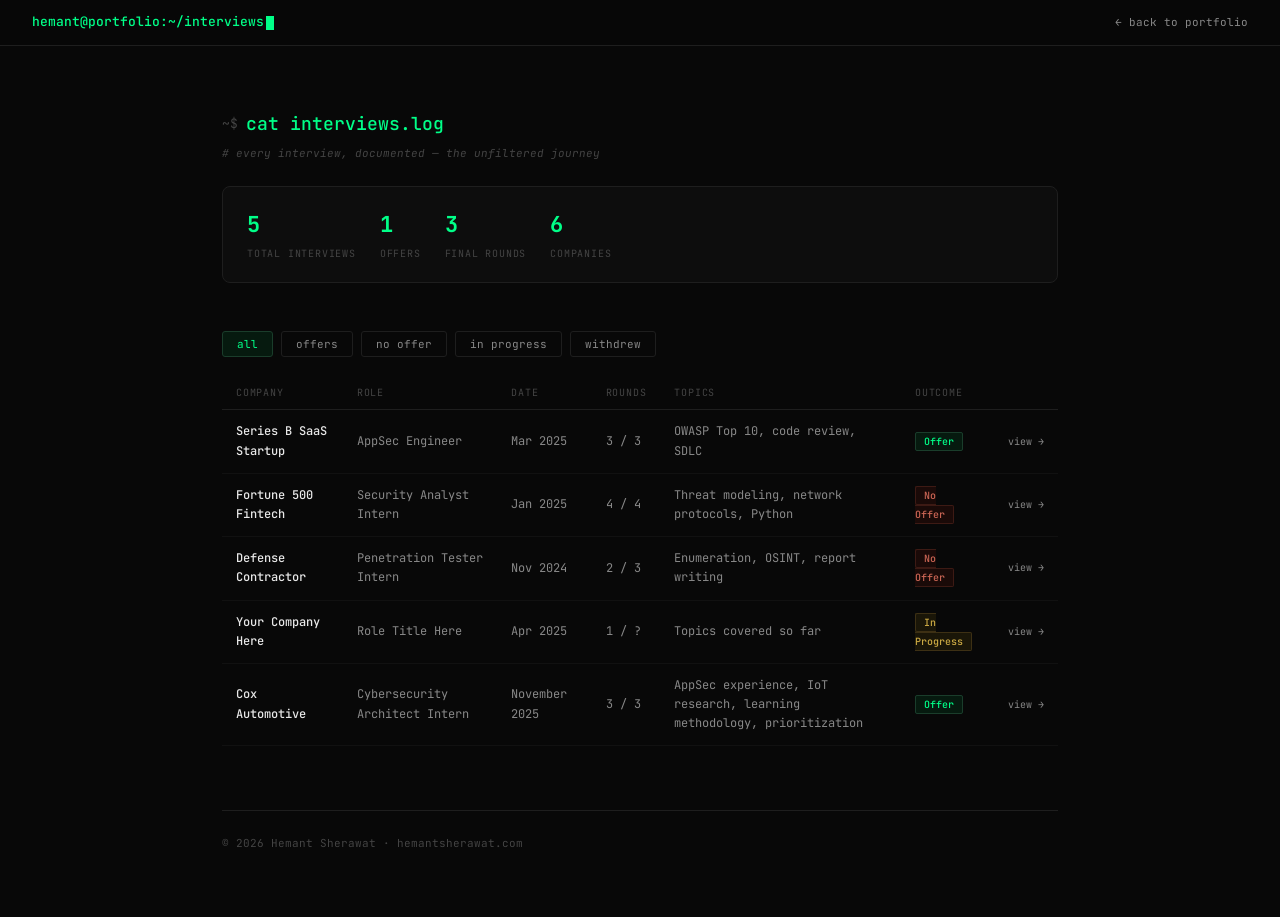
<file: interviews/index.html>
<!DOCTYPE html>
<html lang="en">
<head>
  <meta charset="UTF-8" />
  <meta name="viewport" content="width=device-width, initial-scale=1.0" />

  <!-- ============================================================
    PAGE TITLE — update your name
  ============================================================ -->
  <title>Interview Log · Hemant Sherawat</title>

  <link rel="preconnect" href="https://fonts.googleapis.com" />
  <link rel="preconnect" href="https://fonts.gstatic.com" crossorigin />
  <link href="https://fonts.googleapis.com/css2?family=JetBrains+Mono:wght@400;500;700&display=swap" rel="stylesheet" />

  <style>
    /* ============================================================
      THEME — matches the main portfolio exactly.
      Change colors here if you update the portfolio theme.
    ============================================================ */
    :root {
      --accent:          #00ff88;
      --accent-dim:      #00cc6a;
      --bg:              #080808;
      --bg-card:         #0d0d0d;
      --bg-hover:        #111;
      --bg-accent-faint: #061a0f;
      --border:          #1e1e1e;
      --border-accent:   #1a3d2b;
      --text:            #e8e8e8;
      --text-muted:      #888;
      --text-dim:        #444;
      --red:             #cc6655;
      --red-bg:          #1a0a08;
      --red-border:      #3d1a14;
      --yellow:          #ccaa44;
      --yellow-bg:       #1a1608;
      --yellow-border:   #3d3014;
      --font:            'JetBrains Mono', monospace;
    }

    *, *::before, *::after { box-sizing: border-box; margin: 0; padding: 0; }
    html { scroll-behavior: smooth; }
    body { font-family: var(--font); background: var(--bg); color: var(--text); font-size: 14px; line-height: 1.6; }
    ::-webkit-scrollbar { width: 6px; }
    ::-webkit-scrollbar-track { background: var(--bg); }
    ::-webkit-scrollbar-thumb { background: #222; border-radius: 3px; }

    @keyframes blink { 0%,100%{opacity:1}50%{opacity:0} }
    .cursor { display:inline-block; width:8px; height:14px; background:var(--accent); animation:blink 1s step-end infinite; vertical-align:text-bottom; margin-left:2px; }

    /* ---- NAV ---- */
    nav {
      position: sticky; top: 0; z-index: 100;
      background: rgba(8,8,8,0.92); backdrop-filter: blur(8px);
      border-bottom: 1px solid var(--border);
      padding: 12px 32px;
      display: flex; align-items: center; justify-content: space-between;
    }
    .nav-brand { font-size: 13px; color: var(--accent); font-weight: 500; }
    .nav-back { font-size: 11px; color: var(--text-muted); text-decoration: none; transition: color 0.2s; }
    .nav-back:hover { color: var(--accent); }

    /* ---- PAGE WRAPPER ---- */
    .page { max-width: 900px; margin: 0 auto; padding: 64px 32px; }

    /* ---- HEADER ---- */
    .page-header { margin-bottom: 48px; }
    .cmd-line { display:flex; align-items:center; gap:8px; margin-bottom:6px; }
    .cmd-prompt { color: var(--text-dim); font-size: 13px; }
    .cmd-text { color: var(--accent); font-size: 18px; font-weight: 500; }
    .cmd-comment { font-size: 11px; color: var(--text-dim); font-style: italic; margin-bottom: 24px; }

    /* ---- STATS ROW ---- */
    /* Quick summary numbers at the top of the log.
       To update: change the number inside each .stat-number.
       To add a stat: copy one .stat-item block. */
    .stats-row {
      display: flex; gap: 24px; flex-wrap: wrap;
      margin-bottom: 40px;
      padding: 20px 24px;
      background: var(--bg-card);
      border: 0.5px solid var(--border);
      border-radius: 8px;
    }
    .stat-item { display: flex; flex-direction: column; gap: 4px; }
    .stat-number { font-size: 22px; font-weight: 700; color: var(--accent); }
    .stat-label { font-size: 10px; color: var(--text-dim); letter-spacing: 0.08em; text-transform: uppercase; }

    /* ---- FILTER TABS ---- */
    /* Clicking a tab filters the table by outcome.
       No changes needed — driven by JS at the bottom. */
    .filter-row { display: flex; gap: 8px; margin-bottom: 20px; flex-wrap: wrap; }
    .filter-btn {
      font-family: var(--font); font-size: 11px;
      padding: 5px 14px; border-radius: 3px; cursor: pointer;
      border: 0.5px solid var(--border); background: transparent;
      color: var(--text-muted); transition: all 0.2s;
    }
    .filter-btn:hover { border-color: var(--accent); color: var(--accent); }
    .filter-btn.active { background: var(--bg-accent-faint); border-color: var(--border-accent); color: var(--accent); }

    /* ---- INTERVIEW TABLE ---- */
    /* Each <tr class="interview-row"> is one interview entry.
       Clicking the row navigates to the detail page via data-href.

       To ADD an interview row:
         1. Copy one <tr class="interview-row"> block in the HTML below
         2. Set data-href="./company-role.html" — this is the detail page
            the row links to. Create the detail page from the template.
         3. Set data-outcome to one of: offer | no-offer | pending | withdrew
            This value is used by the filter buttons.
         4. Update all <td> cells.

       To REMOVE a row: delete the entire <tr> block.
    ============================================================ */
    .table-wrap { overflow-x: auto; }
    .interview-table {
      width: 100%; border-collapse: collapse; font-size: 12px;
    }
    .interview-table thead tr { border-bottom: 0.5px solid var(--border); }
    .interview-table th {
      text-align: left; padding: 8px 14px;
      font-size: 10px; color: var(--text-dim);
      letter-spacing: 0.08em; text-transform: uppercase; font-weight: 400;
    }
    .interview-table td {
      padding: 12px 14px;
      color: var(--text-muted);
      border-bottom: 0.5px solid #111;
      vertical-align: middle;
    }

    /* Clickable row styling */
    .interview-row { cursor: pointer; transition: background 0.15s; }
    .interview-row:hover td { background: var(--bg-hover); }
    .interview-row:hover .td-company { color: var(--accent); }
    .interview-row td:last-child { white-space: nowrap; }

    /* Company name column — brighter */
    .td-company { color: var(--text) !important; font-weight: 500; }

    /* "View →" link hint that appears on row hover */
    .td-view {
      font-size: 10px;
      color: var(--text-dim);
      transition: color 0.2s;
    }
    .interview-row:hover .td-view { color: var(--accent); }

    /* Outcome badge styles */
    .status {
      font-size: 10px; padding: 2px 8px; border-radius: 2px; font-weight: 500;
    }
    .status.offer    { color: var(--accent);    background: var(--bg-accent-faint); border: 0.5px solid var(--border-accent); }
    .status.no-offer { color: var(--red);       background: var(--red-bg);          border: 0.5px solid var(--red-border); }
    .status.pending  { color: var(--yellow);    background: var(--yellow-bg);       border: 0.5px solid var(--yellow-border); }
    .status.withdrew { color: var(--text-dim);  background: #111;                   border: 0.5px solid var(--border); }

    /* Hidden row state (used by filter buttons) */
    .interview-row.hidden { display: none; }

    /* ---- FOOTER ---- */
    .page-footer { margin-top: 64px; font-size: 11px; color: var(--text-dim); border-top: 1px solid var(--border); padding-top: 24px; }

    @media (max-width: 600px) {
      nav { padding: 10px 16px; }
      .page { padding: 40px 16px; }
      /* Hide less important columns on mobile */
      .col-topics, .col-rounds { display: none; }
    }
  </style>
</head>
<body>

  <!-- ============================================================
    NAVBAR
    .nav-back: the "← back" link — update href if your portfolio
    index.html lives at a different relative path.
  ============================================================ -->
  <nav>
    <div class="nav-brand">hemant@portfolio:~/interviews<span class="cursor"></span></div>
    <a href="../index.html" class="nav-back">← back to portfolio</a>
  </nav>

  <div class="page">

    <!-- PAGE HEADER -->
    <div class="page-header">
      <div class="cmd-line">
        <span class="cmd-prompt">~$</span>
        <span class="cmd-text">cat interviews.log</span>
      </div>
      <div class="cmd-comment"># every interview, documented — the unfiltered journey</div>

      <!-- ============================================================
        STATS ROW
        Update each .stat-number to match your real counts.
        These are manual — change them each time you add a new interview.

        Stat items:
          Total interviews, Offers, Final rounds reached, Companies
        To add a stat: copy one .stat-item block.
      ============================================================ -->
      <div class="stats-row">
        <div class="stat-item">
          <span class="stat-number" id="stat-total">0</span>
          <!-- stat-total is auto-counted from the table rows via JS -->
          <span class="stat-label">Total Interviews</span>
        </div>
        <div class="stat-item">
          <!-- Update this number manually -->
          <span class="stat-number">1</span>
          <span class="stat-label">Offers</span>
        </div>
        <div class="stat-item">
          <!-- Update this number manually -->
          <span class="stat-number">3</span>
          <span class="stat-label">Final Rounds</span>
        </div>
        <div class="stat-item">
          <!-- Update this number manually -->
          <span class="stat-number">6</span>
          <span class="stat-label">Companies</span>
        </div>
        <!-- Add more stats here if needed, e.g. countries, roles, etc. -->
      </div>
    </div>

    <!-- ============================================================
      FILTER BUTTONS
      Filter by outcome. data-filter must match data-outcome on rows.
      "all" shows everything. No changes needed here.
    ============================================================ -->
    <div class="filter-row">
      <button class="filter-btn active" data-filter="all">all</button>
      <button class="filter-btn" data-filter="offer">offers</button>
      <button class="filter-btn" data-filter="no-offer">no offer</button>
      <button class="filter-btn" data-filter="pending">in progress</button>
      <button class="filter-btn" data-filter="withdrew">withdrew</button>
    </div>

    <!-- ============================================================
      INTERVIEW TABLE
      Each row links to a detail page via data-href.

      HOW TO ADD A NEW INTERVIEW:
        1. Copy one <tr class="interview-row"> block
        2. Set data-href to the relative path of the detail page
           e.g. data-href="./google-security-analyst.html"
        3. Set data-outcome to: offer | no-offer | pending | withdrew
        4. Fill in the 6 <td> columns:
             td-company, Role, Date, Rounds, Topics, Outcome badge
        5. Create the detail page from interview-template.html

      COLUMN ORDER: Company | Role | Date | Rounds | Topics | Outcome | →
    ============================================================ -->
    <div class="table-wrap">
      <table class="interview-table">
        <thead>
          <tr>
            <th>Company</th>
            <th>Role</th>
            <th>Date</th>
            <th class="col-rounds">Rounds</th>
            <th class="col-topics">Topics</th>
            <th>Outcome</th>
            <th></th><!-- view arrow column -->
          </tr>
        </thead>
        <tbody>

          <!-- ── INTERVIEW ROW ──────────────────────────────────────
            data-href:    path to the detail page for this interview
            data-outcome: offer | no-offer | pending | withdrew
            Duplicate this block for every interview you add.
          ──────────────────────────────────────────────────────── -->
          <tr class="interview-row" data-href="./company-role-template.html" data-outcome="offer">
            <td class="td-company">Series B SaaS Startup</td>
            <td>AppSec Engineer</td>
            <td>Mar 2025</td>
            <td class="col-rounds">3 / 3</td>
            <td class="col-topics">OWASP Top 10, code review, SDLC</td>
            <td><span class="status offer">Offer</span></td>
            <td class="td-view">view →</td>
          </tr>

          <tr class="interview-row" data-href="./company-role-template.html" data-outcome="no-offer">
            <td class="td-company">Fortune 500 Fintech</td>
            <td>Security Analyst Intern</td>
            <td>Jan 2025</td>
            <td class="col-rounds">4 / 4</td>
            <td class="col-topics">Threat modeling, network protocols, Python</td>
            <td><span class="status no-offer">No Offer</span></td>
            <td class="td-view">view →</td>
          </tr>

          <tr class="interview-row" data-href="./company-role-template.html" data-outcome="no-offer">
            <td class="td-company">Defense Contractor</td>
            <td>Penetration Tester Intern</td>
            <td>Nov 2024</td>
            <td class="col-rounds">2 / 3</td>
            <td class="col-topics">Enumeration, OSINT, report writing</td>
            <td><span class="status no-offer">No Offer</span></td>
            <td class="td-view">view →</td>
          </tr>

          <tr class="interview-row" data-href="./company-role-template.html" data-outcome="pending">
            <td class="td-company">Your Company Here</td>
            <td>Role Title Here</td>
            <td>Apr 2025</td>
            <td class="col-rounds">1 / ?</td>
            <td class="col-topics">Topics covered so far</td>
            <td><span class="status pending">In Progress</span></td>
            <td class="td-view">view →</td>
          </tr>

          <tr class="interview-row" data-href="cox-automotive-cybersecurity-architect-intern.html" data-outcome="pending">
            <td class="td-company">Cox Automotive</td>
            <td>Cybersecurity Architect Intern</td>
            <td>November 2025</td>
            <td class="col-rounds"> 3 / 3</td>
            <td class="col-topics">AppSec experience, IoT research, learning methodology, prioritization</td>
            <td><span class="status offer">Offer</span></td>
            <td class="td-view">view →</td>
          </tr>

          <!-- ADD NEW INTERVIEW ROWS ABOVE THIS LINE -->

        </tbody>
      </table>
    </div><!-- end .table-wrap -->

    <div class="page-footer">
      <!-- Update name and URL -->
      © <span id="yr"></span> Hemant Sherawat · <a href="../index.html" style="color:var(--text-dim);text-decoration:none">hemantsherawat.com</a>
    </div>

  </div><!-- end .page -->

  <script>
    // ---- AUTO-COUNT TOTAL INTERVIEWS ----
    // Reads the number of rows in the table and sets the stat.
    // No changes needed.
    const rows = document.querySelectorAll('.interview-row');
    document.getElementById('stat-total').textContent = rows.length;

    // ---- ROW CLICK — NAVIGATE TO DETAIL PAGE ----
    // Reads data-href on each row and navigates on click.
    // Make sure each row's data-href points to a real file.
    rows.forEach(row => {
      row.addEventListener('click', () => {
        const href = row.dataset.href;
        if (href) window.location.href = href;
      });
    });

    // ---- FILTER BUTTONS ----
    // Filters rows by data-outcome value.
    // "all" shows everything. No changes needed.
    document.querySelectorAll('.filter-btn').forEach(btn => {
      btn.addEventListener('click', () => {
        document.querySelectorAll('.filter-btn').forEach(b => b.classList.remove('active'));
        btn.classList.add('active');
        const filter = btn.dataset.filter;
        rows.forEach(row => {
          if (filter === 'all' || row.dataset.outcome === filter) {
            row.classList.remove('hidden');
          } else {
            row.classList.add('hidden');
          }
        });
      });
    });

    // ---- FOOTER YEAR ----
    document.getElementById('yr').textContent = new Date().getFullYear();
  </script>

</body>
</html>
</file>
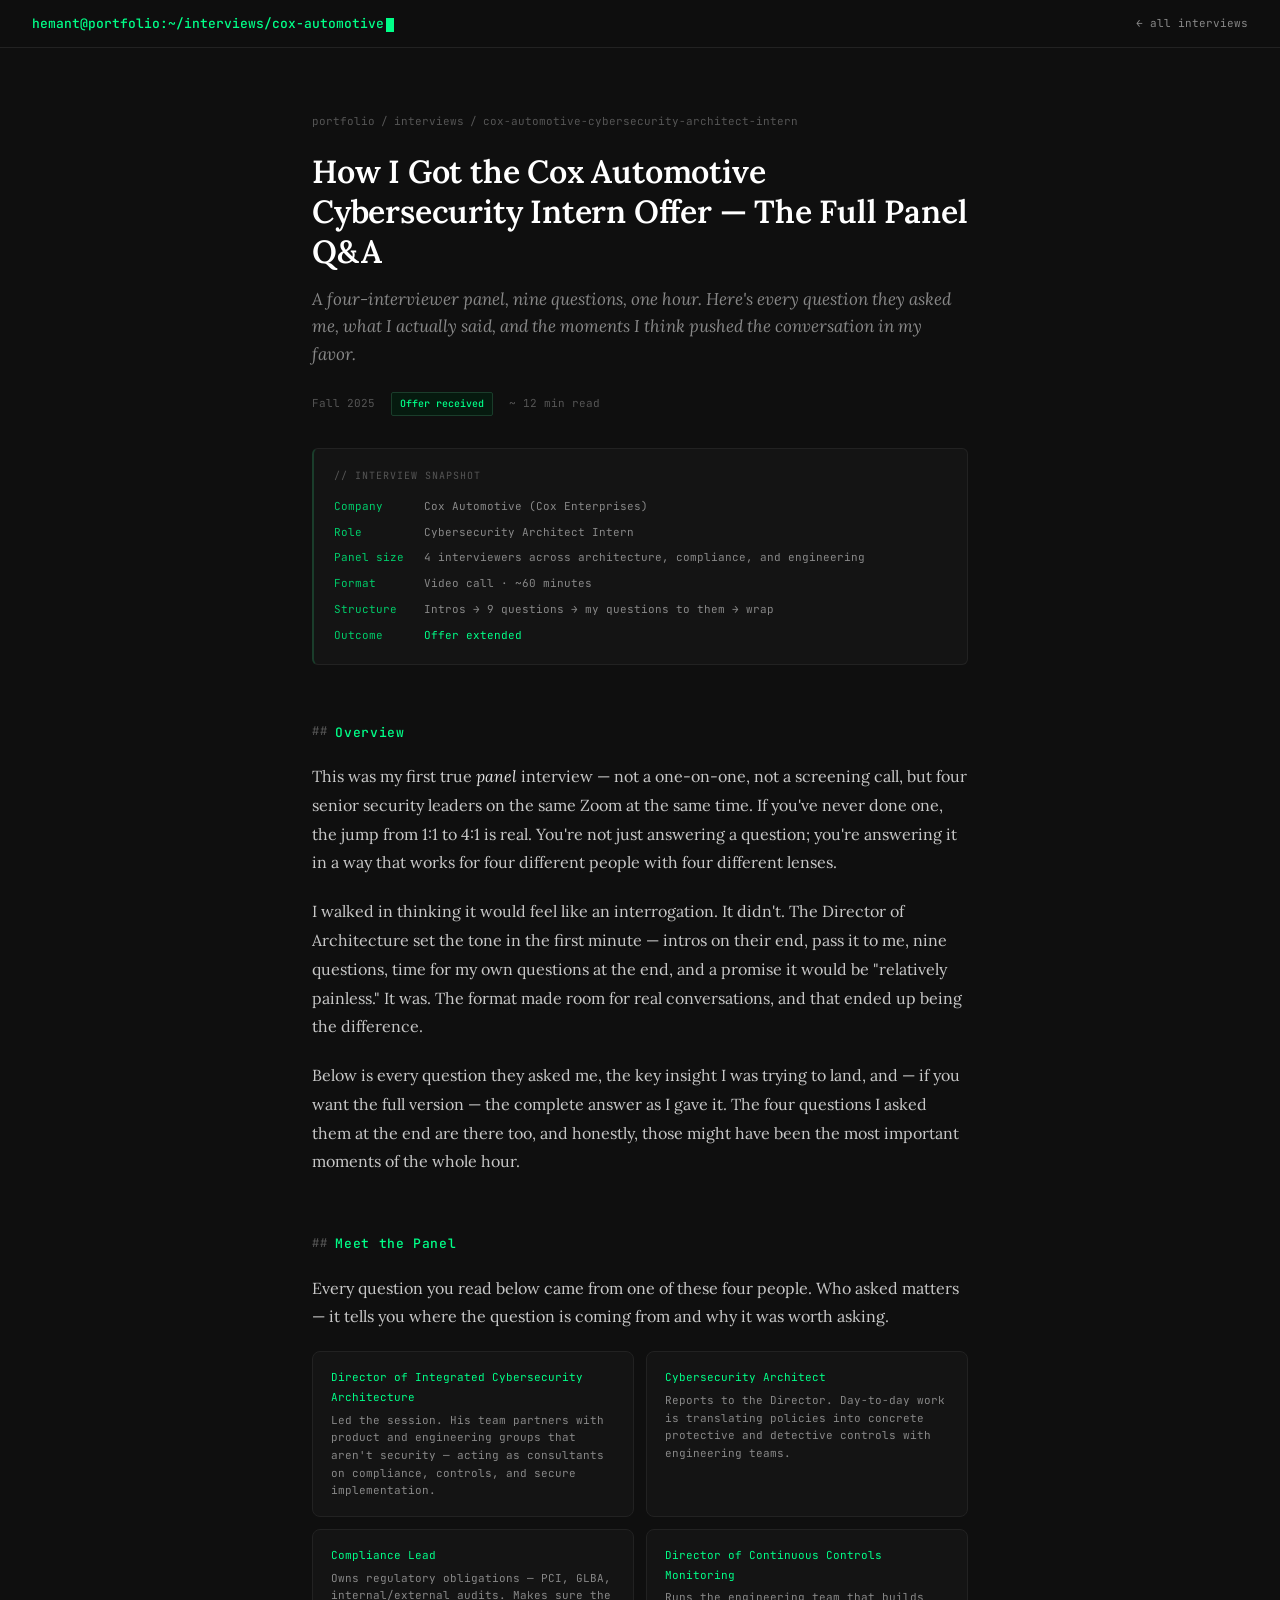
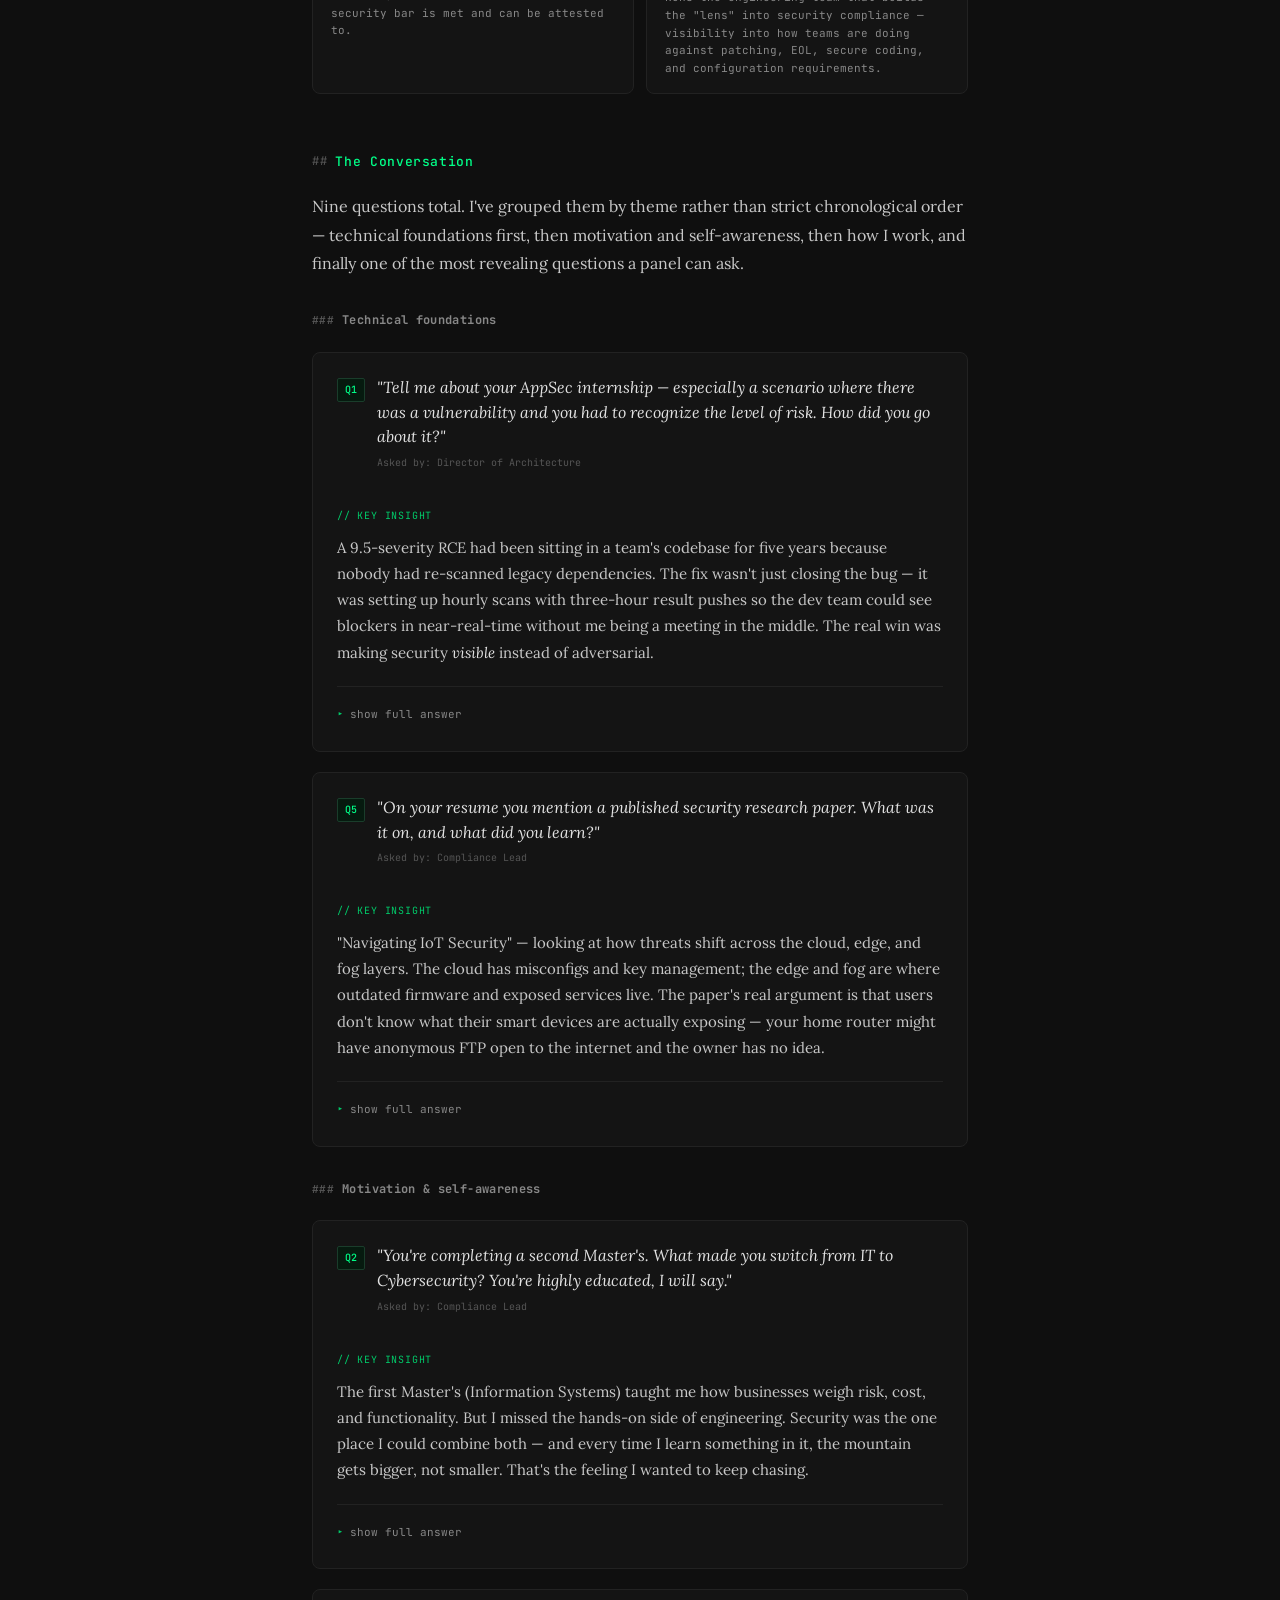
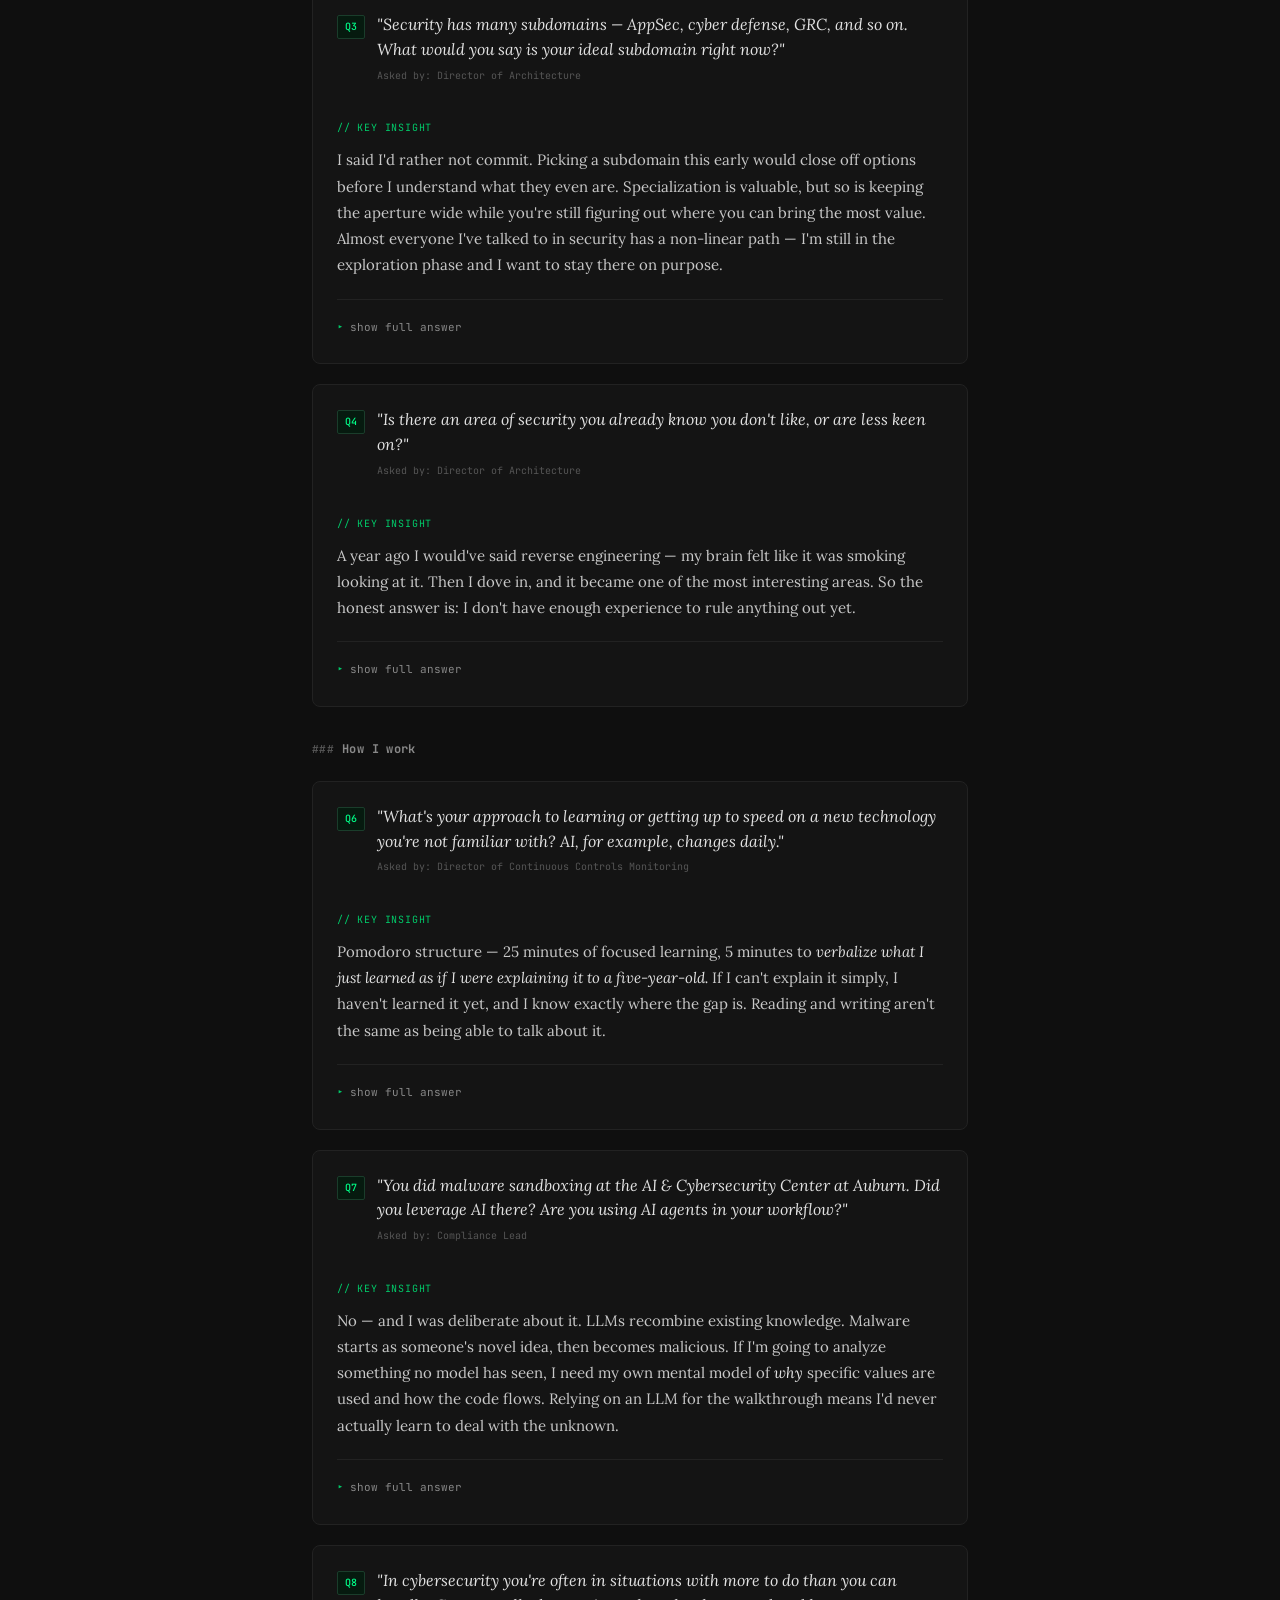
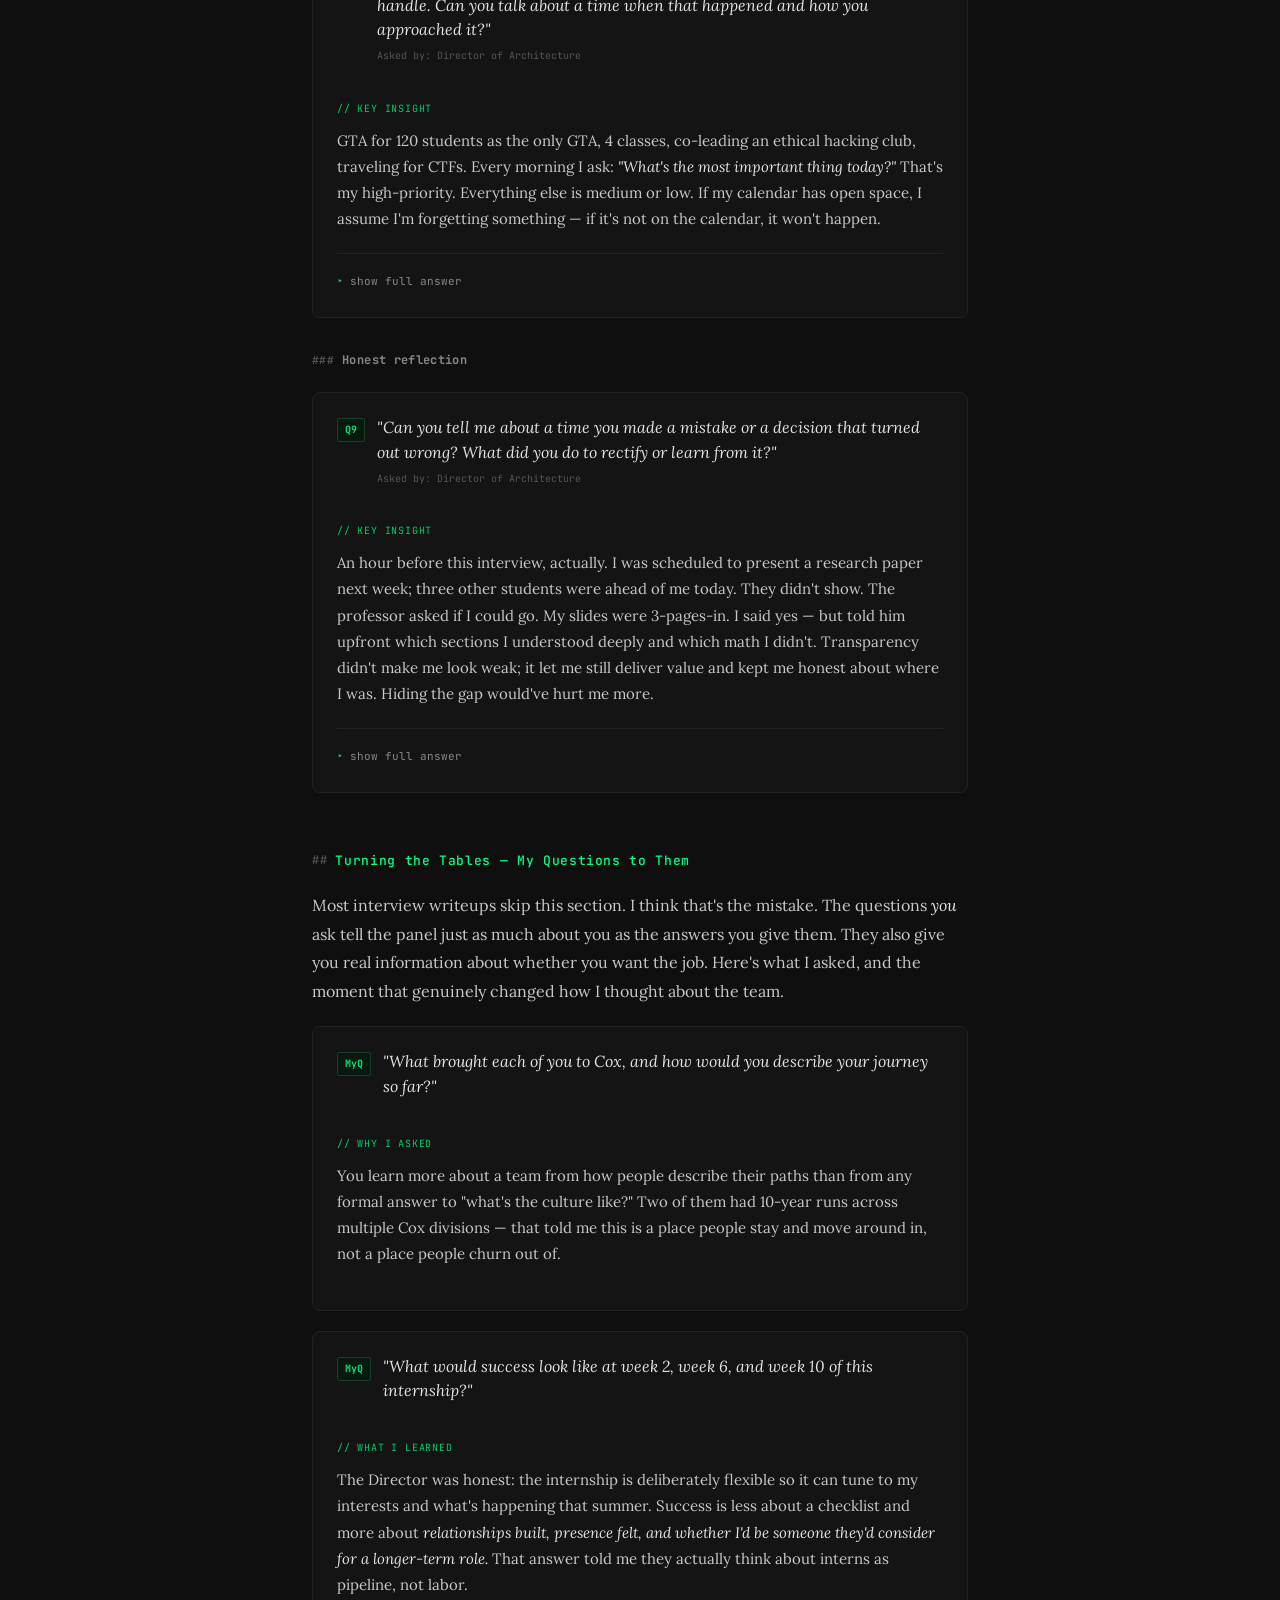
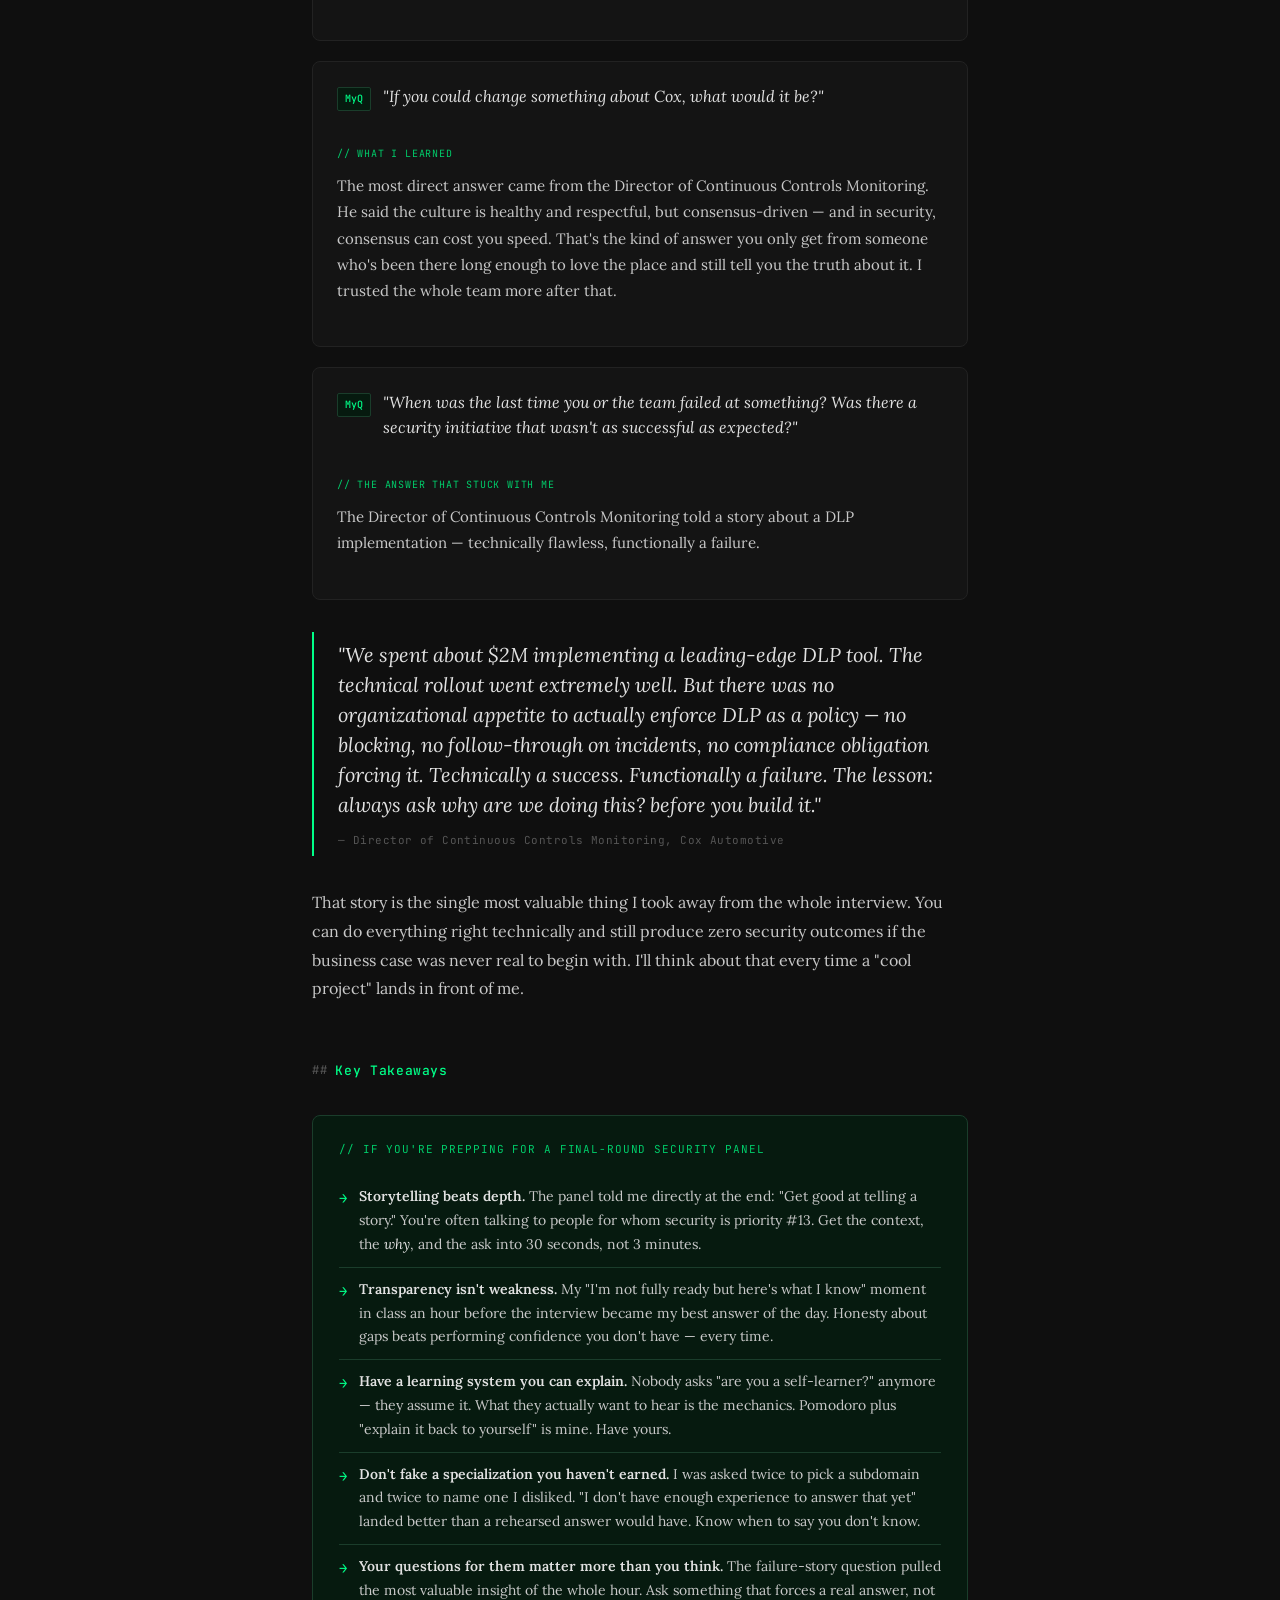
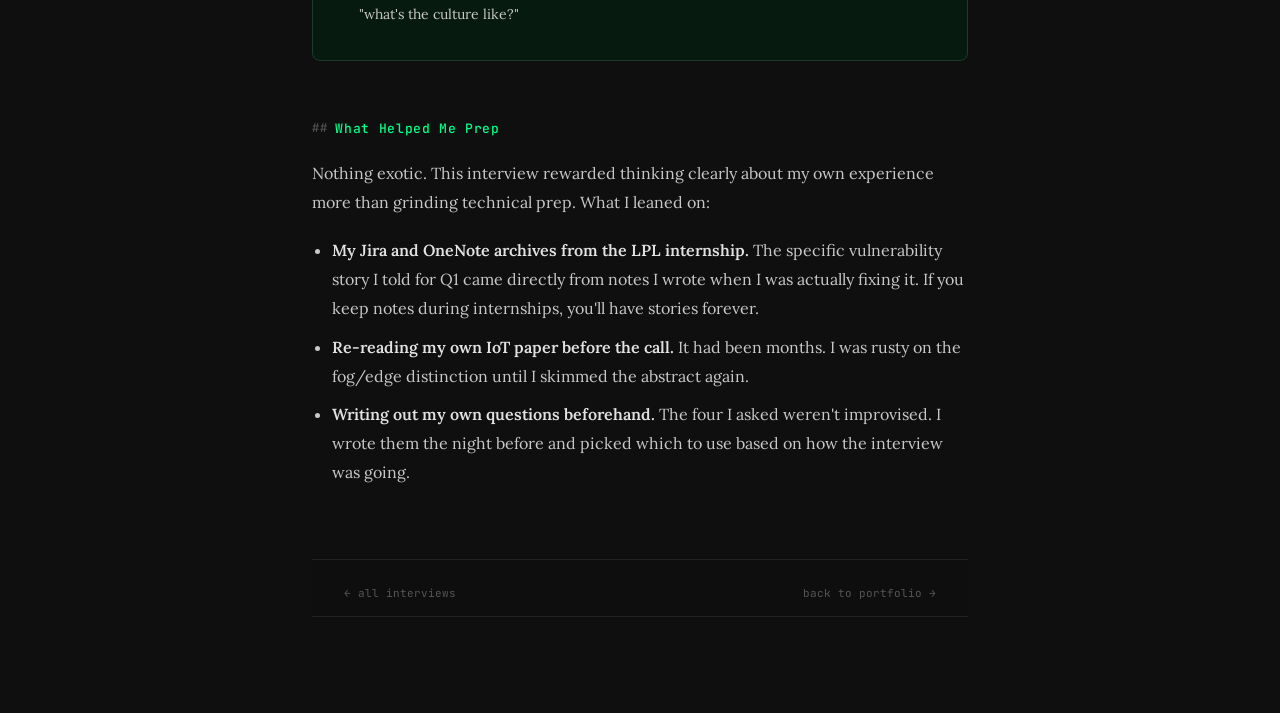
<file: interviews/cox-automotive-cybersecurity-architect-intern.html>
<!DOCTYPE html>
<html lang="en">
<head>
  <meta charset="UTF-8" />
  <meta name="viewport" content="width=device-width, initial-scale=1.0" />

  <title>Cox Automotive · Cybersecurity Architect Intern · Hemant Sherawat</title>

  <!-- OG tags for Medium cross-posting and social sharing -->
  <meta property="og:title"       content="How I Got the Cox Automotive Cybersecurity Intern Offer — The Full Panel Q&A" />
  <meta property="og:description" content="A round-by-round breakdown of a final-panel interview with four cybersecurity leaders — the questions, my answers, and the moments that mattered." />
  <meta property="og:url"         content="https://hemantsherawat.com/interviews/cox-automotive-cybersecurity-architect-intern.html" />
  <meta property="og:type"        content="article" />

  <link rel="preconnect" href="https://fonts.googleapis.com" />
  <link rel="preconnect" href="https://fonts.gstatic.com" crossorigin />
  <link href="https://fonts.googleapis.com/css2?family=JetBrains+Mono:wght@400;500&family=Lora:ital,wght@0,400;0,600;1,400&display=swap" rel="stylesheet" />

  <style>
    /* ===============================================================
       THEME — matches interview-template.html
       If you update the template theme later, mirror changes here.
    =============================================================== */
    :root {
      --accent:          #00ff88;
      --accent-dim:      #00cc6a;
      --bg:              #0f0f0f;
      --bg-card:         #141414;
      --bg-card-hover:   #181818;
      --bg-accent-faint: #061a0f;
      --border:          #222;
      --border-accent:   #1a3d2b;
      --text:            #e2e2e2;
      --prose:           #c8c8c8;
      --text-muted:      #888;
      --text-dim:        #555;
      --red:             #cc6655;
      --red-bg:          #1a0a08;
      --red-border:      #3d1a14;
      --yellow:          #ccaa44;
      --mono:            'JetBrains Mono', monospace;
      --serif:           'Lora', Georgia, serif;
    }

    *, *::before, *::after { box-sizing: border-box; margin: 0; padding: 0; }
    html { scroll-behavior: smooth; }
    body { font-family: var(--serif); background: var(--bg); color: var(--prose); font-size: 16px; line-height: 1.8; }
    ::-webkit-scrollbar { width: 6px; }
    ::-webkit-scrollbar-track { background: var(--bg); }
    ::-webkit-scrollbar-thumb { background: #2a2a2a; border-radius: 3px; }

    @keyframes blink { 0%,100%{opacity:1}50%{opacity:0} }
    .cursor { display:inline-block; width:8px; height:14px; background:var(--accent); animation:blink 1s step-end infinite; vertical-align:text-bottom; margin-left:2px; }

    /* ---- NAV ---- */
    nav {
      position: sticky; top: 0; z-index: 100;
      background: rgba(15,15,15,0.94); backdrop-filter: blur(8px);
      border-bottom: 1px solid var(--border);
      padding: 12px 32px;
      display: flex; align-items: center; justify-content: space-between;
      font-family: var(--mono);
    }
    .nav-brand { font-size: 13px; color: var(--accent); font-weight: 500; }
    .nav-back { font-size: 11px; color: var(--text-muted); text-decoration: none; transition: color 0.2s; }
    .nav-back:hover { color: var(--accent); }

    /* ---- READING PROGRESS BAR ---- */
    .progress-bar {
      position: fixed; top: 0; left: 0; z-index: 200;
      height: 2px; width: 0%;
      background: var(--accent);
      transition: width 0.1s linear;
    }

    /* ---- LAYOUT ---- */
    .page { max-width: 720px; margin: 0 auto; padding: 64px 32px 96px; }

    /* ---- ARTICLE HEADER ---- */
    .article-header { margin-bottom: 48px; }
    .breadcrumb {
      font-family: var(--mono);
      font-size: 11px; color: var(--text-dim);
      margin-bottom: 20px;
      display: flex; align-items: center; gap: 6px; flex-wrap: wrap;
    }
    .breadcrumb a { color: var(--text-dim); text-decoration: none; }
    .breadcrumb a:hover { color: var(--accent); }

    .article-title {
      font-family: var(--serif);
      font-size: 32px; font-weight: 600;
      color: #fff; line-height: 1.25;
      margin-bottom: 14px;
      letter-spacing: -0.2px;
    }
    .article-subtitle {
      font-family: var(--serif);
      font-size: 17px; font-style: italic;
      color: var(--text-muted);
      line-height: 1.6;
      margin-bottom: 24px;
    }

    .meta-row {
      font-family: var(--mono);
      font-size: 11px; color: var(--text-dim);
      display: flex; align-items: center; gap: 16px; flex-wrap: wrap;
      margin-bottom: 32px;
    }
    .meta-badge { padding: 2px 8px; border-radius: 2px; font-size: 10px; font-weight: 500; }
    .meta-offer { color: var(--accent); background: var(--bg-accent-faint); border: 0.5px solid var(--border-accent); }

    /* ---- SNAPSHOT CARD ---- */
    .info-card {
      font-family: var(--mono);
      background: var(--bg-card);
      border: 0.5px solid var(--border);
      border-left: 2px solid var(--border-accent);
      border-radius: 6px;
      padding: 18px 20px;
      margin-bottom: 56px;
    }
    .info-card-title {
      font-size: 10px; color: var(--text-dim);
      letter-spacing: 0.1em; text-transform: uppercase;
      margin-bottom: 12px;
    }
    .info-grid { display: grid; grid-template-columns: auto 1fr; gap: 6px 20px; }
    .info-key { font-size: 11px; color: var(--accent-dim); white-space: nowrap; }
    .info-val { font-size: 11px; color: var(--text-muted); }

    /* ---- PROSE ---- */
    .prose h2 {
      font-family: var(--mono);
      font-size: 13px; font-weight: 500;
      color: var(--accent);
      letter-spacing: 0.05em;
      margin: 56px 0 18px;
      display: flex; align-items: center; gap: 8px;
    }
    .prose h2::before { content: '##'; color: var(--text-dim); font-size: 12px; }

    .prose h3 {
      font-family: var(--mono);
      font-size: 12px; color: var(--text-muted);
      margin: 32px 0 12px;
      letter-spacing: 0.03em;
    }
    .prose h3::before { content: '###'; color: var(--text-dim); font-size: 11px; margin-right: 8px; }

    .prose p { margin-bottom: 20px; }
    .prose em { color: var(--text); }
    .prose strong { color: var(--text); font-weight: 600; }

    /* ---- PANEL CARDS ---- */
    .panel-grid {
      display: grid;
      grid-template-columns: repeat(auto-fit, minmax(250px, 1fr));
      gap: 12px;
      margin: 20px 0 12px;
    }
    .panel-card {
      background: var(--bg-card);
      border: 0.5px solid var(--border);
      border-radius: 8px;
      padding: 16px 18px;
      font-family: var(--mono);
    }
    .panel-role {
      font-size: 11px; color: var(--accent);
      margin-bottom: 4px;
    }
    .panel-focus {
      font-size: 11px; color: var(--text-muted);
      line-height: 1.6;
    }

    /* ---- COLLAPSIBLE QUESTION BLOCK ---- */
    /* Uses <details>/<summary> — native, accessible, no JS needed. */
    .qa {
      background: var(--bg-card);
      border: 0.5px solid var(--border);
      border-radius: 8px;
      padding: 22px 24px;
      margin: 20px 0;
    }
    .qa-header {
      display: flex; align-items: flex-start; gap: 12px;
      margin-bottom: 16px;
    }
    .qa-label {
      font-family: var(--mono);
      font-size: 10px; font-weight: 500;
      color: var(--accent); background: var(--bg-accent-faint);
      border: 0.5px solid var(--border-accent);
      padding: 2px 7px; border-radius: 2px;
      white-space: nowrap; margin-top: 3px;
    }
    .qa-question {
      font-family: var(--serif);
      font-size: 16px; font-style: italic;
      color: var(--text); line-height: 1.55;
    }
    .qa-asker {
      font-family: var(--mono);
      font-size: 10px;
      color: var(--text-dim);
      display: block;
      margin-top: 6px;
      font-style: normal;
    }

    .qa-insight-label {
      font-family: var(--mono);
      font-size: 10px; color: var(--accent-dim);
      letter-spacing: 0.08em; text-transform: uppercase;
      margin-bottom: 10px;
    }
    .qa-insight {
      font-size: 15px; color: var(--prose); line-height: 1.75;
      margin-bottom: 4px;
    }

    /* <details> styling */
    .qa details {
      margin-top: 16px;
      border-top: 0.5px solid var(--border);
      padding-top: 14px;
    }
    .qa summary {
      font-family: var(--mono);
      font-size: 11px;
      color: var(--text-muted);
      cursor: pointer;
      list-style: none;
      display: flex; align-items: center; gap: 6px;
      padding: 4px 0;
      transition: color 0.2s;
      user-select: none;
    }
    .qa summary::-webkit-details-marker { display: none; }
    .qa summary::before {
      content: '▸';
      display: inline-block;
      transition: transform 0.2s;
      color: var(--accent-dim);
    }
    .qa details[open] summary::before { transform: rotate(90deg); }
    .qa summary:hover { color: var(--accent); }
    .qa details[open] summary { color: var(--accent-dim); margin-bottom: 14px; }

    .qa-full {
      font-size: 14px; color: var(--prose); line-height: 1.8;
    }
    .qa-full p { margin-bottom: 14px; }
    .qa-full p:last-child { margin-bottom: 0; }
    .qa-full ul, .qa-full ol { margin: 0 0 14px 20px; }
    .qa-full li { margin-bottom: 6px; }

    /* ---- PULL QUOTE ---- */
    .pullquote {
      font-family: var(--serif);
      font-size: 20px;
      font-style: italic;
      color: var(--text);
      line-height: 1.5;
      border-left: 2px solid var(--accent);
      padding: 8px 0 8px 24px;
      margin: 32px 0;
    }
    .pullquote-attr {
      font-family: var(--mono);
      font-size: 11px;
      font-style: normal;
      color: var(--text-dim);
      display: block;
      margin-top: 12px;
      letter-spacing: 0.04em;
    }
    .pullquote-attr::before { content: '— '; }

    /* ---- TAKEAWAY BOX ---- */
    .takeaway-box {
      background: var(--bg-accent-faint);
      border: 0.5px solid var(--border-accent);
      border-radius: 8px;
      padding: 24px 26px;
      margin: 32px 0;
    }
    .takeaway-title {
      font-family: var(--mono);
      font-size: 11px; color: var(--accent-dim);
      letter-spacing: 0.08em; text-transform: uppercase;
      margin-bottom: 16px;
    }
    .takeaway-list { list-style: none; margin: 0; }
    .takeaway-list li {
      font-size: 14px; color: var(--prose);
      padding: 10px 0;
      line-height: 1.7;
      border-bottom: 0.5px solid var(--border-accent);
      display: flex; align-items: flex-start; gap: 12px;
    }
    .takeaway-list li:last-child { border-bottom: none; }
    .takeaway-list li::before {
      content: '→';
      color: var(--accent);
      font-family: var(--mono);
      flex-shrink: 0;
      margin-top: 2px;
    }
    .takeaway-list strong { color: var(--text); font-weight: 600; }

    /* ---- MEDIUM CTA ---- */
    /* Hidden until the article is published on Medium.
       Switch display:none → display:block and update the href. */
    .medium-cta {
      display: none;
      background: var(--bg-card);
      border: 0.5px solid var(--border);
      border-radius: 8px;
      padding: 18px 22px;
      margin-top: 48px;
      font-family: var(--mono);
      font-size: 12px;
      text-align: center;
    }
    .medium-cta a { color: var(--accent); text-decoration: none; }
    .medium-cta a:hover { text-decoration: underline; }

    /* ---- ARTICLE NAV ---- */
    .article-nav {
      display: flex; justify-content: space-between;
      margin-top: 72px; padding-top: 24px;
      border-top: 1px solid var(--border);
      font-family: var(--mono); font-size: 11px;
      flex-wrap: wrap; gap: 12px;
    }
    .article-nav a { color: var(--text-dim); text-decoration: none; transition: color 0.2s; }
    .article-nav a:hover { color: var(--accent); }

    @media (max-width: 600px) {
      nav { padding: 10px 16px; }
      .page { padding: 40px 16px 64px; }
      .article-title { font-size: 24px; }
      .article-subtitle { font-size: 15px; }
      .pullquote { font-size: 17px; padding-left: 18px; }
    }
  </style>
</head>
<body>

  <div class="progress-bar" id="progress"></div>

  <nav>
    <div class="nav-brand">hemant@portfolio:~/interviews/cox-automotive<span class="cursor"></span></div>
    <a href="./index.html" class="nav-back">← all interviews</a>
  </nav>

  <div class="page">

    <!-- ============================================================
      HEADER
    ============================================================ -->
    <header class="article-header">

      <div class="breadcrumb">
        <a href="../index.html">portfolio</a>
        <span>/</span>
        <a href="./index.html">interviews</a>
        <span>/</span>
        <span>cox-automotive-cybersecurity-architect-intern</span>
      </div>

      <h1 class="article-title">
        How I Got the Cox Automotive Cybersecurity Intern Offer — The Full Panel Q&amp;A
      </h1>

      <p class="article-subtitle">
        A four-interviewer panel, nine questions, one hour. Here's every question they
        asked me, what I actually said, and the moments I think pushed the conversation
        in my favor.
      </p>

      <div class="meta-row">
        <span>Fall 2025</span>
        <span class="meta-badge meta-offer">Offer received</span>
        <span>~ 12 min read</span>
      </div>

      <div class="info-card">
        <div class="info-card-title">// interview snapshot</div>
        <div class="info-grid">
          <div class="info-key">Company</div>
          <div class="info-val">Cox Automotive (Cox Enterprises)</div>

          <div class="info-key">Role</div>
          <div class="info-val">Cybersecurity Architect Intern</div>
          <div class="info-key">Panel size</div>
          <div class="info-val">4 interviewers across architecture, compliance, and engineering</div>

          <div class="info-key">Format</div>
          <div class="info-val">Video call · ~60 minutes</div>

          <div class="info-key">Structure</div>
          <div class="info-val">Intros → 9 questions → my questions to them → wrap</div>

          <div class="info-key">Outcome</div>
          <div class="info-val" style="color: var(--accent);">Offer extended</div>
        </div>
      </div>

    </header>


    <!-- ============================================================
      ARTICLE BODY
    ============================================================ -->
    <article class="prose">

      <!-- ========== OVERVIEW ========== -->
      <h2>Overview</h2>

      <p>
        This was my first true <em>panel</em> interview — not a one-on-one, not a screening call,
        but four senior security leaders on the same Zoom at the same time. If you've never done
        one, the jump from 1:1 to 4:1 is real. You're not just answering a question; you're
        answering it in a way that works for four different people with four different lenses.
      </p>

      <p>
        I walked in thinking it would feel like an interrogation. It didn't. The Director of
        Architecture set the tone in the first minute — intros on their end, pass it to me,
        nine questions, time for my own questions at the end, and a promise it would be
        "relatively painless." It was. The format made room for real conversations, and that
        ended up being the difference.
      </p>

      <p>
        Below is every question they asked me, the key insight I was trying to land, and —
        if you want the full version — the complete answer as I gave it. The four questions
        I asked them at the end are there too, and honestly, those might have been the most
        important moments of the whole hour.
      </p>


      <!-- ========== MEET THE PANEL ========== -->
      <h2>Meet the Panel</h2>

      <p>
        Every question you read below came from one of these four people. Who asked matters —
        it tells you where the question is coming from and why it was worth asking.
      </p>

      <div class="panel-grid">
        <div class="panel-card">
          <div class="panel-role">Director of Integrated Cybersecurity Architecture</div>
          <div class="panel-focus">
            Led the session. His team partners with product and engineering groups
            that aren't security — acting as consultants on compliance, controls, and
            secure implementation.
          </div>
        </div>
        <div class="panel-card">
          <div class="panel-role">Cybersecurity Architect</div>
          <div class="panel-focus">
            Reports to the Director. Day-to-day work is translating policies into
            concrete protective and detective controls with engineering teams.
          </div>
        </div>
        <div class="panel-card">
          <div class="panel-role">Compliance Lead</div>
          <div class="panel-focus">
            Owns regulatory obligations — PCI, GLBA, internal/external audits.
            Makes sure the security bar is met and can be attested to.
          </div>
        </div>
        <div class="panel-card">
          <div class="panel-role">Director of Continuous Controls Monitoring</div>
          <div class="panel-focus">
            Runs the engineering team that builds the "lens" into security compliance —
            visibility into how teams are doing against patching, EOL, secure coding,
            and configuration requirements.
          </div>
        </div>
      </div>


      <!-- ========== THE CONVERSATION ========== -->
      <h2>The Conversation</h2>

      <p>
        Nine questions total. I've grouped them by theme rather than strict chronological
        order — technical foundations first, then motivation and self-awareness, then how I
        work, and finally one of the most revealing questions a panel can ask.
      </p>

      <h3>Technical foundations</h3>

      <!-- Q1 — SAST / AppSec internship -->
      <div class="qa">
        <div class="qa-header">
          <span class="qa-label">Q1</span>
          <p class="qa-question">
            "Tell me about your AppSec internship — especially a scenario where there was
            a vulnerability and you had to recognize the level of risk. How did you go
            about it?"
            <span class="qa-asker">Asked by: Director of Architecture</span>
          </p>
        </div>

        <div class="qa-insight-label">// key insight</div>
        <p class="qa-insight">
          A 9.5-severity RCE had been sitting in a team's codebase for five years because
          nobody had re-scanned legacy dependencies. The fix wasn't just closing the bug —
          it was setting up hourly scans with three-hour result pushes so the dev team
          could see blockers in near-real-time without me being a meeting in the middle.
          The real win was making security <em>visible</em> instead of adversarial.
        </p>

        <details>
          <summary>show full answer</summary>
          <div class="qa-full">
            <p>
              For context: developers used JFrog to pull in packages, check them, and use
              them in code. AppSec oversaw multiple projects, and we were going through a
              merger, so everyone had a lot of work. As an intern, I was in charge of
              around 30–35 projects. That exposure was valuable — more daily hands-on
              work than a typical single-project intern gets.
            </p>
            <p>
              The case that stuck with me: a team was still reusing code from a developer
              who had left about five years ago, and they were building on top of it. I was
              configuring tools, running scans manually, and pushing results back so the
              teams could see them directly.
            </p>
            <p>
              One of their dependency files — checked in years ago by the previous
              developer — was outdated and had a <strong>9.5 severity vulnerability that
              allowed remote code execution.</strong> Very bad. We had a security bar
              (OWASP Top 10/20, code had to meet criteria before production), and this
              failed it hard.
            </p>
            <p>
              I scheduled time with the developers' manager and explained not just how to
              fix it, but where I'd found it and how they could see these results
              themselves going forward. To make things easier, I set up a connector that
              ran scans every hour and pushed updates every three hours. If a release was
              blocked, they knew exactly why. If they were making changes, they could see
              what was working and what wasn't.
            </p>
            <p>
              That reduced the meeting overhead and gave them transparency. They didn't
              need me as a bottleneck — they could see the impact of their code changes in
              near real-time.
            </p>
            <p>
              <strong>Follow-up:</strong> <em>"Was there a time you had to make the call
              or escalate to your manager — for example, if something was scored as medium
              but you evaluated it differently?"</em>
            </p>
            <p>
              We typically waited before escalating, to avoid getting lost in false
              positives. If a release was on Friday and by Thursday afternoon the team
              hadn't remediated, I'd bring it up to my manager. I kept detailed notes in
              Jira — what I'd done, when I'd reached out, and what progress we'd made.
              Thursday afternoon, my manager would take it directly to their managers.
            </p>
          </div>
        </details>
      </div>

      <!-- Q5 — IoT research -->
      <div class="qa">
        <div class="qa-header">
          <span class="qa-label">Q5</span>
          <p class="qa-question">
            "On your resume you mention a published security research paper. What was it
            on, and what did you learn?"
            <span class="qa-asker">Asked by: Compliance Lead</span>
          </p>
        </div>

        <div class="qa-insight-label">// key insight</div>
        <p class="qa-insight">
          "Navigating IoT Security" — looking at how threats shift across the cloud, edge,
          and fog layers. The cloud has misconfigs and key management; the edge and fog
          are where outdated firmware and exposed services live. The paper's real argument
          is that users don't know what their smart devices are actually exposing — your
          home router might have anonymous FTP open to the internet and the owner has no
          idea.
        </p>

        <details>
          <summary>show full answer</summary>
          <div class="qa-full">
            <p>
              The paper is titled something like <em>"Navigating IoT Security:
              Architectures, Emerging Threats, and Adaptive Countermeasures."</em> The
              core idea: technology is everywhere, and making devices "smart" introduces
              new risks.
            </p>
            <p>
              Attackers have gained initial footholds through smart thermostats and
              similar IoT devices. Normal household users don't always realize which
              devices are actually internet-connected, or what those devices expose.
            </p>
            <p>We looked at the three data layers:</p>
            <ul>
              <li><strong>Cloud</strong> — data processed at AWS/GCP. Security is shared
              between provider and customer. Main risks: misconfigurations, access
              controls, key management.</li>
              <li><strong>Edge</strong> — processing between the device and full cloud.
              Lower latency but a new attack surface.</li>
              <li><strong>Fog</strong> — devices talking directly to local processing
              nodes. Firmware and hardware security become critical here.</li>
            </ul>
            <p>
              At each layer, data flows differently, so the threats and countermeasures
              differ. A lot of home routers ship with advanced features enabled — users
              don't know "this FTP service is open to the internet," and that leads to
              real exposure.
            </p>
            <p>
              The compliance lead brought up the casino that got hacked through a smart
              fish tank sensor — which is the canonical example of exactly this problem.
            </p>
          </div>
        </details>
      </div>


      <h3>Motivation &amp; self-awareness</h3>

      <!-- Q2 — Second Master's -->
      <div class="qa">
        <div class="qa-header">
          <span class="qa-label">Q2</span>
          <p class="qa-question">
            "You're completing a second Master's. What made you switch from IT to
            Cybersecurity? You're highly educated, I will say."
            <span class="qa-asker">Asked by: Compliance Lead</span>
          </p>
        </div>

        <div class="qa-insight-label">// key insight</div>
        <p class="qa-insight">
          The first Master's (Information Systems) taught me how businesses weigh risk,
          cost, and functionality. But I missed the hands-on side of engineering. Security
          was the one place I could combine both — and every time I learn something in it,
          the mountain gets bigger, not smaller. That's the feeling I wanted to keep
          chasing.
        </p>

        <details>
          <summary>show full answer</summary>
          <div class="qa-full">
            <p>
              I started my answer by pushing back gently on the "highly educated" compliment
              — I'm glad I still feel like I'm not, because the more I learn, the more I
              realize how much I don't know.
            </p>
            <p>
              With Computer Science, I loved how engineering teaches you: "Here are tools;
              here's how to solve problems." But as I was graduating, I realized I didn't
              fully understand how businesses <em>use</em> those solutions. That's why I
              pivoted to Information Systems — understanding where engineering solutions
              and business needs don't align, and where the balance is between risk, cost,
              and functionality.
            </p>
            <p>
              As I did that, I realized I missed getting my hands dirty. Security was the
              domain that kept blowing my mind — a mountain of things to learn, and I
              wanted to climb that mountain. So I thought: why not another Master's?
              That's how I ended up in Cybersecurity Engineering.
            </p>
          </div>
        </details>
      </div>

      <!-- Q3 — Preferred subdomain -->
      <div class="qa">
        <div class="qa-header">
          <span class="qa-label">Q3</span>
          <p class="qa-question">
            "Security has many subdomains — AppSec, cyber defense, GRC, and so on. What
            would you say is your ideal subdomain right now?"
            <span class="qa-asker">Asked by: Director of Architecture</span>
          </p>
        </div>

        <div class="qa-insight-label">// key insight</div>
        <p class="qa-insight">
          I said I'd rather not commit. Picking a subdomain this early would close off
          options before I understand what they even are. Specialization is valuable, but
          so is keeping the aperture wide while you're still figuring out where you can
          bring the most value. Almost everyone I've talked to in security has a
          non-linear path — I'm still in the exploration phase and I want to stay there
          on purpose.
        </p>

        <details>
          <summary>show full answer</summary>
          <div class="qa-full">
            <p>
              That's a big question. My mind was blown during that first internship — seeing
              how in the corporate world, everything is intertwined. Compliance,
              assessments, internal audits, AppSec, all connected.
            </p>
            <p>
              Given my current knowledge and experience, picking a subdomain <em>now</em>
              would be limiting. I don't fully know everything that's out there. If I
              commit too early, I might miss where I can actually bring the most value.
            </p>
            <p>
              Yes, specialization makes you a subject-matter expert — but it also closes
              off options. Right now I want to keep my options broad, keep learning, and
              narrow down later as I understand more.
            </p>
            <p>
              Everyone I've talked to in security has a non-linear path. Their experiences
              eventually accumulate into the mindset that lets them find a niche. I'm
              still in that exploration phase, and that feels like the right place to be.
            </p>
          </div>
        </details>
      </div>

      <!-- Q4 — Area you don't like -->
      <div class="qa">
        <div class="qa-header">
          <span class="qa-label">Q4</span>
          <p class="qa-question">
            "Is there an area of security you already know you don't like, or are less
            keen on?"
            <span class="qa-asker">Asked by: Director of Architecture</span>
          </p>
        </div>

        <div class="qa-insight-label">// key insight</div>
        <p class="qa-insight">
          A year ago I would've said reverse engineering — my brain felt like it was
          smoking looking at it. Then I dove in, and it became one of the most interesting
          areas. So the honest answer is: I don't have enough experience to rule anything
          out yet.
        </p>

        <details>
          <summary>show full answer</summary>
          <div class="qa-full">
            <p>
              If you'd asked me a year ago, I would have said reverse engineering and
              malware analysis. My brain felt like it was smoking when I looked at it.
            </p>
            <p>
              But once I actually dove deeper, it made a lot more sense and became
              interesting. So right now, I don't feel I have enough experience to say "I
              don't like this subdomain" or "I want to stay away from it." My honest
              answer is: I don't know yet.
            </p>
          </div>
        </details>
      </div>


      <h3>How I work</h3>

      <!-- Q6 — How you learn -->
      <div class="qa">
        <div class="qa-header">
          <span class="qa-label">Q6</span>
          <p class="qa-question">
            "What's your approach to learning or getting up to speed on a new technology
            you're not familiar with? AI, for example, changes daily."
            <span class="qa-asker">Asked by: Director of Continuous Controls Monitoring</span>
          </p>
        </div>

        <div class="qa-insight-label">// key insight</div>
        <p class="qa-insight">
          Pomodoro structure — 25 minutes of focused learning, 5 minutes to <em>verbalize
          what I just learned as if I were explaining it to a five-year-old.</em> If I
          can't explain it simply, I haven't learned it yet, and I know exactly where the
          gap is. Reading and writing aren't the same as being able to talk about it.
        </p>

        <details>
          <summary>show full answer</summary>
          <div class="qa-full">
            <p>I use a Pomodoro-style approach: 25 minutes focused, 5-minute break. My process:</p>
            <ol>
              <li>Find a structured resource — I usually start on YouTube to see if
              someone has laid out a good pathway for the topic.</li>
              <li>Focus on fundamentals during that 25-minute block.</li>
              <li>In the 5-minute "break," instead of switching tasks, I try to verbalize
              what I just learned. Can I explain it like I'm five? If yes, I feel I
              understand it. If not, I've just identified my gap — I go back and take
              better notes.</li>
            </ol>
            <p>
              For me, reading and writing are different from being able to verbalize. If I
              can't explain it clearly, I don't believe I truly understand it.
            </p>
            <p>
              My notes can get very descriptive, but later I can pull up OneNote, Ctrl+F
              keywords, and find my own explanations in my own words. That makes recall
              easier because I've paraphrased and internalized it rather than copying
              someone else's wording.
            </p>
          </div>
        </details>
      </div>

      <!-- Q7 — AI + malware -->
      <div class="qa">
        <div class="qa-header">
          <span class="qa-label">Q7</span>
          <p class="qa-question">
            "You did malware sandboxing at the AI &amp; Cybersecurity Center at Auburn.
            Did you leverage AI there? Are you using AI agents in your workflow?"
            <span class="qa-asker">Asked by: Compliance Lead</span>
          </p>
        </div>

        <div class="qa-insight-label">// key insight</div>
        <p class="qa-insight">
          No — and I was deliberate about it. LLMs recombine existing knowledge. Malware
          starts as someone's novel idea, then becomes malicious. If I'm going to analyze
          something no model has seen, I need my own mental model of <em>why</em> specific
          values are used and how the code flows. Relying on an LLM for the walkthrough
          means I'd never actually learn to deal with the unknown.
        </p>

        <details>
          <summary>show full answer</summary>
          <div class="qa-full">
            <p>I play with AI models, yes. But I did not use AI in my malware sandbox work.</p>
            <p>
              The reason: AI might give me helpful information, but I wouldn't understand
              where it came from. For malware analysis, I want to know <em>why</em> specific
              values are used, <em>how</em> the code flows, and <em>what</em> each routine
              is doing.
            </p>
            <p>
              Historically, malware started as someone saying "I can do something cool" —
              think old MS-DOS demos — and then turned malicious. In the future I might
              analyze malware no model has seen before. If I can't understand the
              methodology on my own, relying on an AI model doesn't help me deal with the
              unknown. LLMs don't invent truly new concepts; they recombine existing
              knowledge. For novel malicious behavior, I'd still need my own understanding.
            </p>
            <p>
              I haven't played much with AI agents yet because I don't fully understand how
              they work. From a security mindset, agents are just another technology to
              scrutinize and protect. And with things like AI in browsers, the privacy and
              monitoring concerns are huge.
            </p>
            <p>
              I want to keep up with AI, but not get so absorbed in it that I forget core
              fundamentals. My balance is: stay current, don't over-rely, be mindful of
              new risks AI introduces.
            </p>
          </div>
        </details>
      </div>

      <!-- Q8 — Too much work -->
      <div class="qa">
        <div class="qa-header">
          <span class="qa-label">Q8</span>
          <p class="qa-question">
            "In cybersecurity you're often in situations with more to do than you can
            handle. Can you talk about a time when that happened and how you approached
            it?"
            <span class="qa-asker">Asked by: Director of Architecture</span>
          </p>
        </div>

        <div class="qa-insight-label">// key insight</div>
        <p class="qa-insight">
          GTA for 120 students as the only GTA, 4 classes, co-leading an ethical hacking
          club, traveling for CTFs. Every morning I ask: <em>"What's the most important
          thing today?"</em> That's my high-priority. Everything else is medium or low.
          If my calendar has open space, I assume I'm forgetting something — if it's not
          on the calendar, it won't happen.
        </p>

        <details>
          <summary>show full answer</summary>
          <div class="qa-full">
            <p>I start with prioritization: what needs my absolute focus right now?</p>
            <p>Current snapshot:</p>
            <ul>
              <li>GTA for ~120 students — I'm the only GTA, and they're graduating seniors.</li>
              <li>Enrolled in 4 classes.</li>
              <li>Helping lead an ethical hacking club, flying to Chicago for a CTF competition.</li>
            </ul>
            <p>I often end up stretched thin. To manage it I:</p>
            <ul>
              <li>Ask myself every morning: "What's the most important thing I need to do
              today?" That becomes my high priority. Everything else is medium or low.</li>
              <li>Try to finish assignments ahead of time so they're off my mind. Before the
              CTF trip, I finished assignments through November 20th so I could focus
              entirely on the competition and teaching.</li>
              <li>Rely heavily on my calendar and to-do list for accountability.</li>
            </ul>
            <p>
              If I suddenly feel like I have free time, I assume I'm forgetting something.
              If it's not on the calendar, there's a good chance it won't happen. I even
              put reminders like "Call family" in there to make sure personal things
              don't slip.
            </p>
          </div>
        </details>
      </div>


      <h3>Honest reflection</h3>

      <!-- Q9 — Mistakes -->
      <div class="qa">
        <div class="qa-header">
          <span class="qa-label">Q9</span>
          <p class="qa-question">
            "Can you tell me about a time you made a mistake or a decision that turned
            out wrong? What did you do to rectify or learn from it?"
            <span class="qa-asker">Asked by: Director of Architecture</span>
          </p>
        </div>

        <div class="qa-insight-label">// key insight</div>
        <p class="qa-insight">
          An hour before this interview, actually. I was scheduled to present a research
          paper next week; three other students were ahead of me today. They didn't show.
          The professor asked if I could go. My slides were 3-pages-in. I said yes —
          but told him upfront which sections I understood deeply and which math I
          didn't. Transparency didn't make me look weak; it let me still deliver value
          and kept me honest about where I was. Hiding the gap would've hurt me more.
        </p>

        <details>
          <summary>show full answer</summary>
          <div class="qa-full">
            <p>
              I make mistakes every day. I see it as an engineering mindset — you
              <em>will</em> make mistakes; what matters is whether you learn from them.
            </p>
            <p>
              A very recent example: about an hour before this interview, in my Malware
              Representation class. I was supposed to present a research paper the
              following week (November 18). Three other students were scheduled to
              present before me today.
            </p>
            <p>I had read the paper. I'd started slides — about three of them were done.</p>
            <p>
              None of the three showed up. The professor asked if I was ready to present
              today. I said no, I wasn't. But I believe being transparent about mistakes
              goes a long way. I told him I had partial slides but had read the paper,
              and asked if I could still present.
            </p>
            <p>
              He said yes. I presented. It wasn't perfect — I clearly pointed out which
              sections I deeply understood and openly admitted which math sections I
              didn't fully understand.
            </p>
            <p>That transparency:</p>
            <ul>
              <li>Created a good status quo — I wasn't pretending; my classmates saw
              exactly where I stood.</li>
              <li>Let me still deliver value and practice presenting under pressure.</li>
              <li>Showed that hiding information would only hurt me; honesty gives you a
              chance to course-correct.</li>
            </ul>
            <p>
              The lesson going forward: avoid bad assumptions ("those three will
              definitely go before me") and be more prepared for unknowns — but also keep
              being transparent when mistakes happen.
            </p>
          </div>
        </details>
      </div>


      <!-- ========== TURNING THE TABLES ========== -->
      <h2>Turning the Tables — My Questions to Them</h2>

      <p>
        Most interview writeups skip this section. I think that's the mistake. The
        questions <em>you</em> ask tell the panel just as much about you as the answers
        you give them. They also give you real information about whether you want the
        job. Here's what I asked, and the moment that genuinely changed how I thought
        about the team.
      </p>

      <!-- MyQ1 — Their journeys -->
      <div class="qa">
        <div class="qa-header">
          <span class="qa-label">MyQ</span>
          <p class="qa-question">
            "What brought each of you to Cox, and how would you describe your journey
            so far?"
          </p>
        </div>
        <div class="qa-insight-label">// why i asked</div>
        <p class="qa-insight">
          You learn more about a team from how people describe their paths than from
          any formal answer to "what's the culture like?" Two of them had 10-year runs
          across multiple Cox divisions — that told me this is a place people stay and
          move around in, not a place people churn out of.
        </p>
      </div>

      <!-- MyQ2 — Success in the internship -->
      <div class="qa">
        <div class="qa-header">
          <span class="qa-label">MyQ</span>
          <p class="qa-question">
            "What would success look like at week 2, week 6, and week 10 of this
            internship?"
          </p>
        </div>
        <div class="qa-insight-label">// what i learned</div>
        <p class="qa-insight">
          The Director was honest: the internship is deliberately flexible so it can
          tune to my interests and what's happening that summer. Success is less about
          a checklist and more about <em>relationships built, presence felt, and whether
          I'd be someone they'd consider for a longer-term role.</em> That answer told
          me they actually think about interns as pipeline, not labor.
        </p>
      </div>

      <!-- MyQ3 — What they'd change -->
      <div class="qa">
        <div class="qa-header">
          <span class="qa-label">MyQ</span>
          <p class="qa-question">
            "If you could change something about Cox, what would it be?"
          </p>
        </div>
        <div class="qa-insight-label">// what i learned</div>
        <p class="qa-insight">
          The most direct answer came from the Director of Continuous Controls Monitoring.
          He said the culture is healthy and respectful, but consensus-driven — and in
          security, consensus can cost you speed. That's the kind of answer you only get
          from someone who's been there long enough to love the place and still tell you
          the truth about it. I trusted the whole team more after that.
        </p>
      </div>

      <!-- MyQ4 — Failure story -->
      <div class="qa">
        <div class="qa-header">
          <span class="qa-label">MyQ</span>
          <p class="qa-question">
            "When was the last time you or the team failed at something? Was there a
            security initiative that wasn't as successful as expected?"
          </p>
        </div>
        <div class="qa-insight-label">// the answer that stuck with me</div>
        <p class="qa-insight">
          The Director of Continuous Controls Monitoring told a story about a DLP
          implementation — technically flawless, functionally a failure.
        </p>
      </div>

      <div class="pullquote">
        "We spent about $2M implementing a leading-edge DLP tool. The technical rollout
        went extremely well. But there was no organizational appetite to actually enforce
        DLP as a policy — no blocking, no follow-through on incidents, no compliance
        obligation forcing it. Technically a success. Functionally a failure. The lesson:
        always ask <em>why are we doing this?</em> before you build it."
        <span class="pullquote-attr">Director of Continuous Controls Monitoring, Cox Automotive</span>
      </div>

      <p>
        That story is the single most valuable thing I took away from the whole interview.
        You can do everything right technically and still produce zero security outcomes
        if the business case was never real to begin with. I'll think about that every
        time a "cool project" lands in front of me.
      </p>


      <!-- ========== TAKEAWAYS ========== -->
      <h2>Key Takeaways</h2>

      <div class="takeaway-box">
        <div class="takeaway-title">// if you're prepping for a final-round security panel</div>
        <ul class="takeaway-list">
          <li>
            <span><strong>Storytelling beats depth.</strong> The panel told me directly
            at the end: "Get good at telling a story." You're often talking to people
            for whom security is priority #13. Get the context, the <em>why</em>, and
            the ask into 30 seconds, not 3 minutes.</span>
          </li>
          <li>
            <span><strong>Transparency isn't weakness.</strong> My "I'm not fully ready
            but here's what I know" moment in class an hour before the interview became
            my best answer of the day. Honesty about gaps beats performing confidence
            you don't have — every time.</span>
          </li>
          <li>
            <span><strong>Have a learning system you can explain.</strong> Nobody asks
            "are you a self-learner?" anymore — they assume it. What they actually want
            to hear is the mechanics. Pomodoro plus "explain it back to yourself" is mine.
            Have yours.</span>
          </li>
          <li>
            <span><strong>Don't fake a specialization you haven't earned.</strong> I was
            asked twice to pick a subdomain and twice to name one I disliked. "I don't
            have enough experience to answer that yet" landed better than a rehearsed
            answer would have. Know when to say you don't know.</span>
          </li>
          <li>
            <span><strong>Your questions for them matter more than you think.</strong>
            The failure-story question pulled the most valuable insight of the whole
            hour. Ask something that forces a real answer, not "what's the culture
            like?"</span>
          </li>
        </ul>
      </div>


      <!-- ========== RESOURCES ========== -->
      <h2>What Helped Me Prep</h2>

      <p>
        Nothing exotic. This interview rewarded thinking clearly about my own experience
        more than grinding technical prep. What I leaned on:
      </p>

      <ul style="margin: 0 0 24px 20px;">
        <li style="margin-bottom: 10px;">
          <strong>My Jira and OneNote archives from the LPL internship.</strong> The
          specific vulnerability story I told for Q1 came directly from notes I wrote
          when I was actually fixing it. If you keep notes during internships, you'll
          have stories forever.
        </li>
        <li style="margin-bottom: 10px;">
          <strong>Re-reading my own IoT paper before the call.</strong> It had been
          months. I was rusty on the fog/edge distinction until I skimmed the abstract
          again.
        </li>
        <li style="margin-bottom: 10px;">
          <strong>Writing out my own questions beforehand.</strong> The four I asked
          weren't improvised. I wrote them the night before and picked which to use
          based on how the interview was going.
        </li>
      </ul>


      <!-- ========== MEDIUM CTA (hidden until published) ========== -->
      <div class="medium-cta">
        Also published on Medium →
        <a href="https://medium.com/@YOUR_HANDLE/cox-automotive-cybersecurity-intern-interview" target="_blank">
          Read on Medium
        </a>
      </div>

    </article>


    <nav class="article-nav">
      <a href="./index.html">← all interviews</a>
      <a href="../index.html">back to portfolio →</a>
    </nav>

  </div>


  <script>
    // Reading progress bar
    const bar = document.getElementById('progress');
    window.addEventListener('scroll', () => {
      const scrolled = window.scrollY;
      const total = document.body.scrollHeight - window.innerHeight;
      bar.style.width = (scrolled / total * 100) + '%';
    });
  </script>

</body>
</html>
</file>
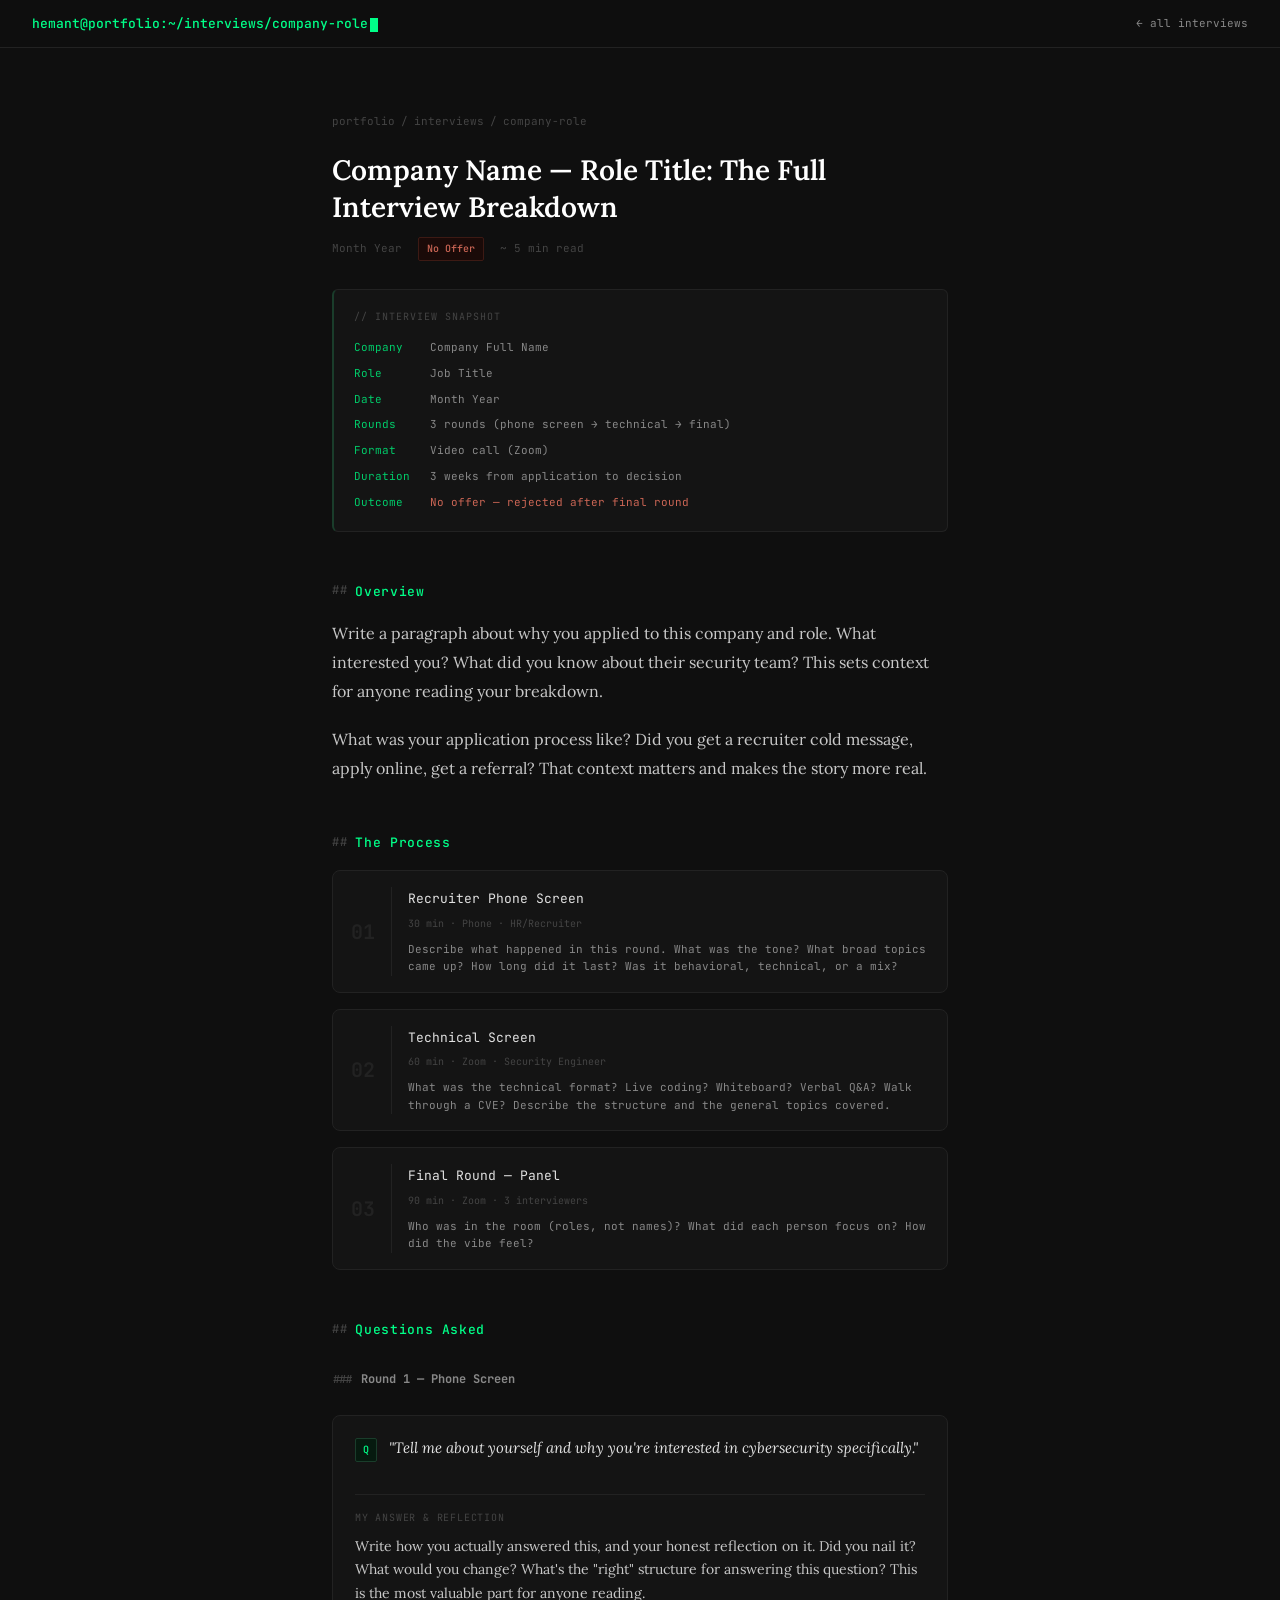
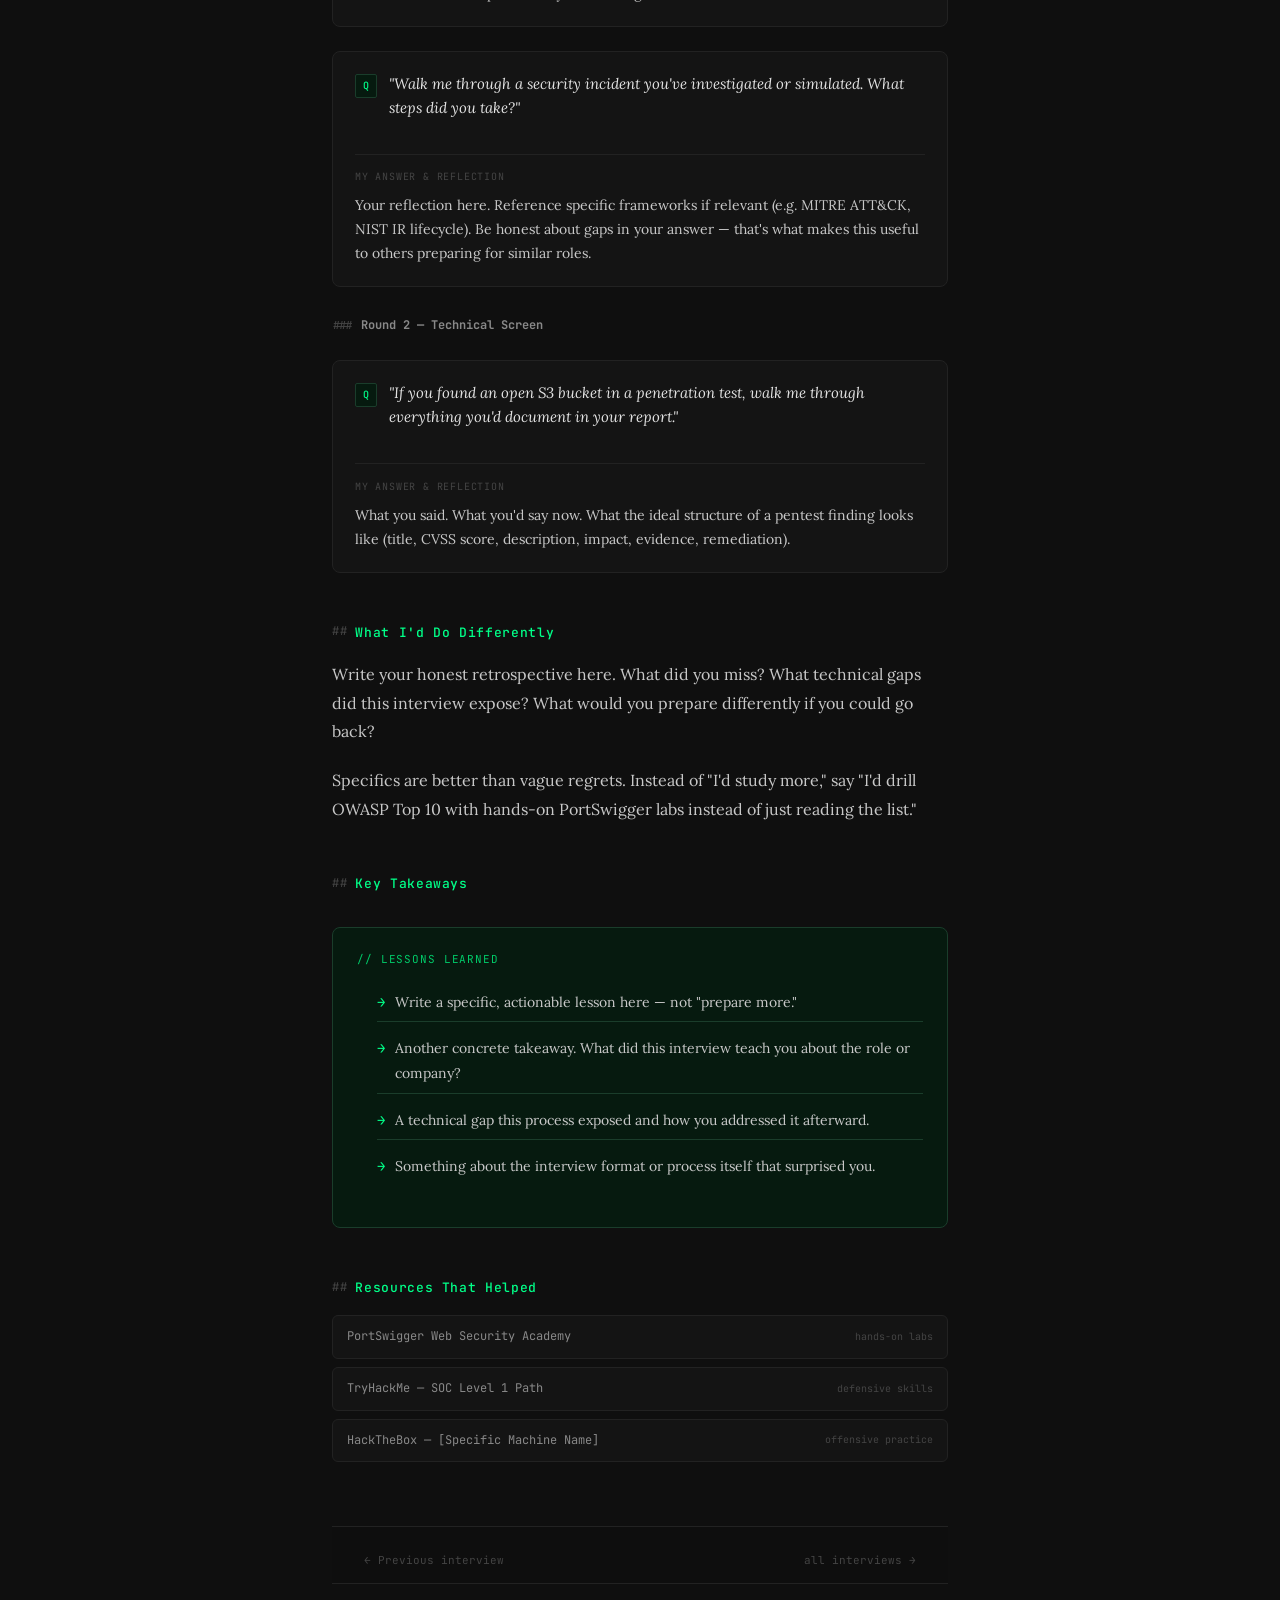
<file: interviews/interview-template.html>
<!DOCTYPE html>
<html lang="en">
<head>
  <meta charset="UTF-8" />
  <meta name="viewport" content="width=device-width, initial-scale=1.0" />

  <!-- ============================================================
    PAGE TITLE
    Format: "Company · Role · Hemant Sherawat"
    Update both the company and role each time you copy this file.
    Example: <title>Google · Security Engineer · Hemant Sherawat</title>
  ============================================================ -->
  <title>Company Name · Role Title · Hemant Sherawat</title>

  <!-- ============================================================
    OG META TAGS — for Medium cross-posting and social sharing
    When you eventually post this on Medium or share the link,
    these tags control the preview card (title, description, image).

    og:title       → the headline of the article
    og:description → 1–2 sentence summary
    og:url         → full URL of this page on your domain
    og:image       → optional: a banner image (1200×630px recommended)
                     You can leave og:image out if you don't have one.
  ============================================================ -->
  <meta property="og:title"       content="Interview at Company Name — What They Actually Asked" />
  <meta property="og:description" content="A full breakdown of the interview process, questions asked, and what I learned." />
  <meta property="og:url"         content="https://hemantsherawat.com/interviews/company-role.html" />
  <meta property="og:type"        content="article" />

  <link rel="preconnect" href="https://fonts.googleapis.com" />
  <link rel="preconnect" href="https://fonts.gstatic.com" crossorigin />
  <!-- Two fonts: JetBrains Mono for code/terminal elements, Lora for readable long-form body text -->
  <link href="https://fonts.googleapis.com/css2?family=JetBrains+Mono:wght@400;500&family=Lora:ital,wght@0,400;0,600;1,400&display=swap" rel="stylesheet" />

  <style>
    /* ============================================================
      THEME
      Slightly lighter than the main portfolio — optimized for
      long-form reading while keeping the terminal identity.

      --bg:       slightly lighter than pure black for eye comfort
      --prose:    warm off-white for body text readability
      --accent:   same green as portfolio for visual continuity
    ============================================================ */
    :root {
      --accent:          #00ff88;
      --accent-dim:      #00cc6a;
      --bg:              #0f0f0f;
      --bg-card:         #141414;
      --bg-code:         #0d0d0d;
      --bg-accent-faint: #061a0f;
      --border:          #222;
      --border-accent:   #1a3d2b;
      --text:            #e2e2e2;
      --prose:           #c8c8c8;   /* body text — softer than pure white */
      --text-muted:      #888;
      --text-dim:        #444;
      --red:             #cc6655;
      --red-bg:          #1a0a08;
      --red-border:      #3d1a14;
      --yellow:          #ccaa44;
      --yellow-bg:       #1a1608;
      --yellow-border:   #3d3014;
      --mono:            'JetBrains Mono', monospace;
      --serif:           'Lora', Georgia, serif;
    }

    *, *::before, *::after { box-sizing: border-box; margin: 0; padding: 0; }
    html { scroll-behavior: smooth; }
    body { font-family: var(--serif); background: var(--bg); color: var(--prose); font-size: 16px; line-height: 1.8; }
    ::-webkit-scrollbar { width: 6px; }
    ::-webkit-scrollbar-track { background: var(--bg); }
    ::-webkit-scrollbar-thumb { background: #2a2a2a; border-radius: 3px; }

    @keyframes blink { 0%,100%{opacity:1}50%{opacity:0} }
    .cursor { display:inline-block; width:8px; height:14px; background:var(--accent); animation:blink 1s step-end infinite; vertical-align:text-bottom; margin-left:2px; }

    /* ---- NAV ---- */
    nav {
      position: sticky; top: 0; z-index: 100;
      background: rgba(15,15,15,0.94); backdrop-filter: blur(8px);
      border-bottom: 1px solid var(--border);
      padding: 12px 32px;
      display: flex; align-items: center; justify-content: space-between;
      font-family: var(--mono);
    }
    .nav-brand { font-size: 13px; color: var(--accent); font-weight: 500; }
    .nav-back { font-size: 11px; color: var(--text-muted); text-decoration: none; transition: color 0.2s; }
    .nav-back:hover { color: var(--accent); }

    /* ---- READING PROGRESS BAR ---- */
    /* Thin green bar at the top that fills as you scroll down the page.
       Driven by JS at the bottom. No changes needed. */
    .progress-bar {
      position: fixed; top: 0; left: 0; z-index: 200;
      height: 2px; width: 0%;
      background: var(--accent);
      transition: width 0.1s linear;
    }

    /* ---- LAYOUT ---- */
    /* max-width: 680px is optimal for long-form reading (65–75 chars/line).
       Increase to 760px if you want slightly wider paragraphs. */
    .page { max-width: 680px; margin: 0 auto; padding: 64px 32px 96px; }

    /* ---- ARTICLE HEADER ---- */
    .article-header { margin-bottom: 48px; }

    /* Breadcrumb: "interviews / company-role" */
    .breadcrumb {
      font-family: var(--mono);
      font-size: 11px; color: var(--text-dim);
      margin-bottom: 20px;
      display: flex; align-items: center; gap: 6px;
    }
    .breadcrumb a { color: var(--text-dim); text-decoration: none; }
    .breadcrumb a:hover { color: var(--accent); }

    /* ============================================================
      ARTICLE TITLE
      Update this with the company and role name.
      Keep it clear and specific — this doubles as your Medium headline.
      Good: "My Final-Round Interview at Palo Alto Networks — Full Breakdown"
      OK:   "Palo Alto Networks · Security Engineer Intern"
    ============================================================ -->
    */
    .article-title {
      font-family: var(--serif);
      font-size: 28px; font-weight: 600;
      color: #fff; line-height: 1.3;
      margin-bottom: 12px;
    }

    /* ============================================================
      META ROW — date, outcome, reading time
      Update: data-date, outcome badge class, and est. read time.
      outcome classes: .meta-offer | .meta-no-offer | .meta-pending | .meta-withdrew
    ============================================================ -->
    */
    .meta-row {
      font-family: var(--mono);
      font-size: 11px; color: var(--text-dim);
      display: flex; align-items: center; gap: 16px; flex-wrap: wrap;
      margin-bottom: 28px;
    }
    .meta-date  { color: var(--text-dim); }
    .meta-badge {
      padding: 2px 8px; border-radius: 2px; font-size: 10px; font-weight: 500;
    }
    .meta-offer    { color: var(--accent);   background: var(--bg-accent-faint); border: 0.5px solid var(--border-accent); }
    .meta-no-offer { color: var(--red);      background: var(--red-bg);          border: 0.5px solid var(--red-border); }
    .meta-pending  { color: var(--yellow);   background: var(--yellow-bg);       border: 0.5px solid var(--yellow-border); }
    .meta-withdrew { color: var(--text-dim); background: #111;                   border: 0.5px solid var(--border); }
    .meta-readtime { color: var(--text-dim); }

    /* ============================================================
      COMPANY INFO CARD
      A quick-glance card at the top of every interview page.
      Update each .info-row with real details about the company/role.
      To add a row: copy one .info-row block.
      To remove a row: delete it.
    ============================================================ -->
    */
    .info-card {
      font-family: var(--mono);
      background: var(--bg-card);
      border: 0.5px solid var(--border);
      border-left: 2px solid var(--border-accent);
      border-radius: 6px;
      padding: 18px 20px;
      margin-bottom: 48px;
    }
    .info-card-title {
      font-size: 10px; color: var(--text-dim);
      letter-spacing: 0.1em; text-transform: uppercase;
      margin-bottom: 12px;
    }
    .info-grid { display: grid; grid-template-columns: auto 1fr; gap: 6px 20px; }
    .info-key { font-size: 11px; color: var(--accent-dim); white-space: nowrap; }
    .info-val { font-size: 11px; color: var(--text-muted); }

    /* ---- PROSE CONTENT ---- */
    /* All long-form text uses these styles.
       h2 = major section headers (Overview, Process, Questions, etc.)
       h3 = sub-sections (Round 1, Round 2, etc.)
       p  = body paragraphs
    */
    .prose h2 {
      font-family: var(--mono);
      font-size: 13px; font-weight: 500;
      color: var(--accent);
      letter-spacing: 0.05em;
      margin: 48px 0 16px;
      display: flex; align-items: center; gap: 8px;
    }
    .prose h2::before { content: '##'; color: var(--text-dim); font-size: 12px; }

    .prose h3 {
      font-family: var(--mono);
      font-size: 12px; color: var(--text-muted);
      margin: 28px 0 10px;
    }
    .prose h3::before { content: '###'; color: var(--text-dim); font-size: 11px; margin-right: 8px; }

    .prose p { margin-bottom: 20px; }

    .prose ul, .prose ol {
      margin: 0 0 20px 20px;
    }
    .prose li { margin-bottom: 8px; }

    /* ============================================================
      QUESTION BLOCK
      Use this for quoting verbatim questions from your transcripts.
      Each question gets its own .question-block.

      Structure:
        .q-label  → "Q" indicator (auto-styled, no changes needed)
        .q-text   → the exact question as asked
        .q-answer → your reflection / how you answered

      To add a question: copy one .question-block and update the text.
      To remove: delete the block.
    ============================================================ -->
    */
    .question-block {
      background: var(--bg-card);
      border: 0.5px solid var(--border);
      border-radius: 8px;
      padding: 20px 22px;
      margin: 24px 0;
    }
    .q-header {
      display: flex; align-items: flex-start; gap: 12px;
      margin-bottom: 12px;
    }
    .q-label {
      font-family: var(--mono);
      font-size: 10px; font-weight: 500;
      color: var(--accent); background: var(--bg-accent-faint);
      border: 0.5px solid var(--border-accent);
      padding: 2px 7px; border-radius: 2px;
      white-space: nowrap; margin-top: 2px;
    }
    /* The verbatim question text */
    .q-text {
      font-family: var(--serif);
      font-size: 15px; font-style: italic;
      color: var(--text); line-height: 1.6;
    }
    /* Divider between question and your answer */
    .q-divider {
      height: 0.5px; background: var(--border);
      margin: 14px 0;
    }
    .q-answer-label {
      font-family: var(--mono);
      font-size: 10px; color: var(--text-dim);
      letter-spacing: 0.08em; text-transform: uppercase;
      margin-bottom: 8px;
    }
    /* Your reflection / how you answered */
    .q-answer {
      font-size: 14px; color: var(--prose); line-height: 1.7;
    }

    /* ============================================================
      ROUND CARD
      A summary card for each interview round.
      Shows: round number, format, duration, and a brief description.

      To add a round: copy one .round-card block.
      To remove: delete the block.
    ============================================================ -->
    */
    .round-card {
      font-family: var(--mono);
      background: var(--bg-card);
      border: 0.5px solid var(--border);
      border-radius: 8px;
      padding: 16px 18px;
      margin: 16px 0;
      display: grid;
      grid-template-columns: auto 1fr;
      gap: 0 16px;
    }
    .round-number {
      font-size: 20px; font-weight: 700;
      color: var(--border); /* dim by default */
      grid-row: span 3;
      display: flex; align-items: center;
      padding-right: 16px;
      border-right: 0.5px solid var(--border);
    }
    .round-title { font-size: 13px; color: var(--text); margin-bottom: 4px; }
    .round-meta  { font-size: 10px; color: var(--text-dim); margin-bottom: 8px; }
    .round-desc  { font-size: 11px; color: var(--text-muted); line-height: 1.6; grid-column: 2; }

    /* ============================================================
      TAKEAWAY BOX
      A highlighted summary box at the end.
      Use it for the key lessons — this is the part people share.

      To add a takeaway: copy one <li> inside .takeaway-list.
      To remove: delete the <li>.
    ============================================================ -->
    */
    .takeaway-box {
      background: var(--bg-accent-faint);
      border: 0.5px solid var(--border-accent);
      border-radius: 8px;
      padding: 22px 24px;
      margin: 32px 0;
    }
    .takeaway-title {
      font-family: var(--mono);
      font-size: 11px; color: var(--accent-dim);
      letter-spacing: 0.08em; text-transform: uppercase;
      margin-bottom: 14px;
    }
    .takeaway-list { list-style: none; margin: 0; }
    .takeaway-list li {
      font-size: 14px; color: var(--prose);
      padding: 6px 0;
      border-bottom: 0.5px solid var(--border-accent);
      display: flex; align-items: flex-start; gap: 10px;
    }
    .takeaway-list li:last-child { border-bottom: none; }
    .takeaway-list li::before { content: '→'; color: var(--accent); font-family: var(--mono); flex-shrink: 0; }

    /* ============================================================
      RESOURCES SECTION
      Books, courses, HTB machines, blogs that were relevant.
      Each resource = one .resource-link <a> tag.

      To add: copy one <a class="resource-link"> block.
      To remove: delete the block.
    ============================================================ -->
    */
    .resources-grid { display: flex; flex-direction: column; gap: 8px; margin-top: 16px; }
    .resource-link {
      font-family: var(--mono);
      font-size: 12px; color: var(--text-muted);
      text-decoration: none;
      background: var(--bg-card);
      border: 0.5px solid var(--border);
      border-radius: 6px;
      padding: 10px 14px;
      display: flex; align-items: center; justify-content: space-between;
      transition: all 0.2s;
    }
    .resource-link:hover { border-color: var(--border-accent); color: var(--accent); }
    .resource-link span { font-size: 10px; color: var(--text-dim); }

    /* ---- MEDIUM CTA ---- */
    /* Optional block to link to the published Medium article.
       Uncomment and update the href once you post it.
       Currently hidden — set display:block to show. */
    .medium-cta {
      display: none; /* change to block once you publish on Medium */
      background: var(--bg-card);
      border: 0.5px solid var(--border);
      border-radius: 8px;
      padding: 18px 20px;
      margin-top: 40px;
      font-family: var(--mono);
      font-size: 12px;
      text-align: center;
    }
    .medium-cta a { color: var(--accent); text-decoration: none; }
    .medium-cta a:hover { text-decoration: underline; }

    /* ---- ARTICLE FOOTER / NAVIGATION ---- */
    .article-nav {
      display: flex; justify-content: space-between;
      margin-top: 64px; padding-top: 24px;
      border-top: 1px solid var(--border);
      font-family: var(--mono); font-size: 11px;
    }
    .article-nav a { color: var(--text-dim); text-decoration: none; transition: color 0.2s; }
    .article-nav a:hover { color: var(--accent); }

    @media (max-width: 600px) {
      nav { padding: 10px 16px; }
      .page { padding: 40px 16px 64px; }
      .article-title { font-size: 22px; }
      .round-card { grid-template-columns: 1fr; }
      .round-number { grid-row: span 1; border-right: none; border-bottom: 0.5px solid var(--border); padding-bottom: 8px; margin-bottom: 8px; }
    }
  </style>
</head>
<body>

  <!-- Reading progress bar — fills as you scroll -->
  <div class="progress-bar" id="progress"></div>

  <!-- ============================================================
    NAVBAR
    Update the terminal path to reflect company + role.
    Example: hemant@portfolio:~/interviews/google-swe
    .nav-back links back to the interview log index.
  ============================================================ -->
  <nav>
    <div class="nav-brand">hemant@portfolio:~/interviews/company-role<span class="cursor"></span></div>
    <a href="./index.html" class="nav-back">← all interviews</a>
  </nav>

  <div class="page">

    <!-- ============================================================
      ARTICLE HEADER
      Update: breadcrumb, title, meta badge, and company info card.
    ============================================================ -->
    <header class="article-header">

      <!-- Breadcrumb — update the last item to match company/role -->
      <div class="breadcrumb">
        <a href="../index.html">portfolio</a>
        <span>/</span>
        <a href="./index.html">interviews</a>
        <span>/</span>
        <span>company-role</span>  <!-- e.g. google-security-engineer -->
      </div>

      <!-- ============================================================
        ARTICLE TITLE
        Be specific. Good titles get shared.
        Examples:
          "How I Failed My Final Round at [Company] — And What I Learned"
          "Getting an Offer from [Company]: The Full Interview Breakdown"
          "[Company] Security Analyst Intern — Round-by-Round Recap"
      ============================================================ -->
      <h1 class="article-title">
        Company Name — Role Title: The Full Interview Breakdown
      </h1>

      <!-- META ROW — update date, badge class, and read time -->
      <div class="meta-row">
        <span class="meta-date">Month Year</span>
        <!-- Use one badge: meta-offer | meta-no-offer | meta-pending | meta-withdrew -->
        <span class="meta-badge meta-no-offer">No Offer</span>
        <span class="meta-readtime">~ 5 min read</span>
      </div>

      <!-- ============================================================
        COMPANY INFO CARD
        Quick facts a reader (or future you) can scan in 10 seconds.
        Update every .info-val field.
        To add a row: copy one pair of .info-key + .info-val divs.
        To remove a row: delete the pair.
      ============================================================ -->
      <div class="info-card">
        <div class="info-card-title">// interview snapshot</div>
        <div class="info-grid">
          <div class="info-key">Company</div>
          <div class="info-val">Company Full Name</div>

          <div class="info-key">Role</div>
          <div class="info-val">Job Title</div>

          <div class="info-key">Date</div>
          <div class="info-val">Month Year</div>

          <div class="info-key">Rounds</div>
          <div class="info-val">3 rounds (phone screen → technical → final)</div>

          <div class="info-key">Format</div>
          <!-- e.g. Video call (Zoom), On-site, Phone, HackerRank + Video -->
          <div class="info-val">Video call (Zoom)</div>

          <div class="info-key">Duration</div>
          <!-- Total time from application to final decision -->
          <div class="info-val">3 weeks from application to decision</div>

          <div class="info-key">Outcome</div>
          <!-- Repeat the outcome here in plain text -->
          <div class="info-val" style="color: var(--red);">No offer — rejected after final round</div>

          <!-- Add more rows here if needed, e.g. Recruiter, Team, Compensation discussed -->
        </div>
      </div>

    </header><!-- end .article-header -->


    <!-- ============================================================
      ARTICLE BODY
      All sections below are inside .prose for consistent styling.

      SECTIONS:
        1. Overview       — why you applied, what the company does
        2. The Process    — round-by-round summary cards
        3. Questions      — verbatim questions + your reflection
        4. What I'd Do Differently
        5. Key Takeaways  — the highlighted box
        6. Resources      — links that helped

      To add a new major section: add an <h2> tag.
      To add a sub-section within a round: add an <h3> tag.
      To remove a section: delete the block between two <h2> tags.
    ============================================================ -->
    <article class="prose">

      <!-- ======================================================
        SECTION: OVERVIEW
        Why did you apply? What does this company do?
        What drew you to this specific role?
        Keep it personal — this isn't a company Wikipedia page.
        2–4 paragraphs is ideal.
      ====================================================== -->
      <h2>Overview</h2>

      <p>
        Write a paragraph about why you applied to this company and role.
        What interested you? What did you know about their security team?
        This sets context for anyone reading your breakdown.
      </p>

      <p>
        What was your application process like? Did you get a recruiter
        cold message, apply online, get a referral? That context matters
        and makes the story more real.
      </p>


      <!-- ======================================================
        SECTION: THE PROCESS
        A round-by-round breakdown using .round-card components.

        To add a round: copy one .round-card block and update:
          .round-number → "01", "02", "03" etc.
          .round-title  → e.g. "Recruiter Phone Screen"
          .round-meta   → format, duration, interviewer if known
          .round-desc   → what happened, tone, main focus areas

        To remove a round: delete the block.
      ====================================================== -->
      <h2>The Process</h2>

      <!-- ROUND CARD — copy this block for each round -->
      <div class="round-card">
        <div class="round-number">01</div>
        <div class="round-title">Recruiter Phone Screen</div>
        <div class="round-meta">30 min · Phone · HR/Recruiter</div>
        <div class="round-desc">
          Describe what happened in this round. What was the tone?
          What broad topics came up? How long did it last?
          Was it behavioral, technical, or a mix?
        </div>
      </div>

      <div class="round-card">
        <div class="round-number">02</div>
        <div class="round-title">Technical Screen</div>
        <div class="round-meta">60 min · Zoom · Security Engineer</div>
        <div class="round-desc">
          What was the technical format? Live coding? Whiteboard?
          Verbal Q&A? Walk through a CVE? Describe the structure
          and the general topics covered.
        </div>
      </div>

      <div class="round-card">
        <div class="round-number">03</div>
        <div class="round-title">Final Round — Panel</div>
        <div class="round-meta">90 min · Zoom · 3 interviewers</div>
        <div class="round-desc">
          Who was in the room (roles, not names)? What did each
          person focus on? How did the vibe feel?
        </div>
      </div>

      <!-- Add more round cards here if needed -->


      <!-- ======================================================
        SECTION: QUESTIONS ASKED
        Verbatim questions from your chat transcripts + your reflection.

        To add a question: copy one .question-block block.
        To remove: delete the block.

        .q-text   → the exact question as it was asked
        .q-answer → your honest reflection — how you answered,
                    what the ideal answer would have been,
                    what you wish you'd said differently.

        Group questions by round using <h3> sub-headers.
        You don't need to include every single question —
        focus on the most interesting, tricky, or educational ones.
      ====================================================== -->
      <h2>Questions Asked</h2>

      <h3>Round 1 — Phone Screen</h3>

      <!-- QUESTION BLOCK — copy this block for each question -->
      <div class="question-block">
        <div class="q-header">
          <span class="q-label">Q</span>
          <!-- Paste the verbatim question from your transcript here -->
          <p class="q-text">
            "Tell me about yourself and why you're interested in
            cybersecurity specifically."
          </p>
        </div>
        <div class="q-divider"></div>
        <div class="q-answer-label">my answer & reflection</div>
        <div class="q-answer">
          Write how you actually answered this, and your honest
          reflection on it. Did you nail it? What would you change?
          What's the "right" structure for answering this question?
          This is the most valuable part for anyone reading.
        </div>
      </div>

      <!-- Another question in the same round -->
      <div class="question-block">
        <div class="q-header">
          <span class="q-label">Q</span>
          <p class="q-text">
            "Walk me through a security incident you've investigated
            or simulated. What steps did you take?"
          </p>
        </div>
        <div class="q-divider"></div>
        <div class="q-answer-label">my answer & reflection</div>
        <div class="q-answer">
          Your reflection here. Reference specific frameworks if relevant
          (e.g. MITRE ATT&CK, NIST IR lifecycle).
          Be honest about gaps in your answer — that's what makes this
          useful to others preparing for similar roles.
        </div>
      </div>

      <h3>Round 2 — Technical Screen</h3>

      <div class="question-block">
        <div class="q-header">
          <span class="q-label">Q</span>
          <p class="q-text">
            "If you found an open S3 bucket in a penetration test,
            walk me through everything you'd document in your report."
          </p>
        </div>
        <div class="q-divider"></div>
        <div class="q-answer-label">my answer & reflection</div>
        <div class="q-answer">
          What you said. What you'd say now. What the ideal structure
          of a pentest finding looks like (title, CVSS score, description,
          impact, evidence, remediation).
        </div>
      </div>

      <!-- ADD MORE QUESTION BLOCKS HERE -->
      <!-- Copy the .question-block structure above for each new question -->


      <!-- ======================================================
        SECTION: WHAT I'D DO DIFFERENTLY
        Raw, honest retrospective. No spin.
        This is often the most-read section.
        Write 2–4 paragraphs or a short list.
      ====================================================== -->
      <h2>What I'd Do Differently</h2>

      <p>
        Write your honest retrospective here. What did you miss?
        What technical gaps did this interview expose?
        What would you prepare differently if you could go back?
      </p>

      <p>
        Specifics are better than vague regrets. Instead of
        "I'd study more," say "I'd drill OWASP Top 10 with
        hands-on PortSwigger labs instead of just reading the list."
      </p>


      <!-- ======================================================
        SECTION: KEY TAKEAWAYS
        The highlighted box. 3–5 bullet lessons.
        These should be actionable and specific — not generic.
        Think: what would you tell a friend preparing for this exact role?

        To add a takeaway: copy one <li> inside .takeaway-list.
        To remove: delete the <li>.
      ====================================================== -->
      <h2>Key Takeaways</h2>

      <div class="takeaway-box">
        <div class="takeaway-title">// lessons learned</div>
        <ul class="takeaway-list">
          <!-- Each <li> is one lesson. Keep them specific and actionable. -->
          <li>Write a specific, actionable lesson here — not "prepare more."</li>
          <li>Another concrete takeaway. What did this interview teach you about the role or company?</li>
          <li>A technical gap this process exposed and how you addressed it afterward.</li>
          <li>Something about the interview format or process itself that surprised you.</li>
          <!-- ADD MORE TAKEAWAYS HERE -->
        </ul>
      </div>


      <!-- ======================================================
        SECTION: RESOURCES THAT HELPED (or would have helped)
        Link to specific resources — HTB machines, TryHackMe rooms,
        books, YouTube videos, courses, blog posts.
        Be specific: not "study networking" but link to an actual resource.

        To add: copy one .resource-link <a> block.
          - href: URL of the resource
          - Left text: resource name
          - <span> right text: type/category label

        To remove: delete the <a> block.
      ====================================================== -->
      <h2>Resources That Helped</h2>

      <div class="resources-grid">

        <!-- RESOURCE LINK — copy this block for each resource -->
        <a href="https://portswigger.net/web-security" target="_blank" class="resource-link">
          PortSwigger Web Security Academy
          <span>hands-on labs</span>
        </a>

        <a href="https://tryhackme.com" target="_blank" class="resource-link">
          TryHackMe — SOC Level 1 Path
          <span>defensive skills</span>
        </a>

        <a href="https://app.hackthebox.com" target="_blank" class="resource-link">
          HackTheBox — [Specific Machine Name]
          <span>offensive practice</span>
        </a>

        <!-- Add more resources specific to this interview's topics -->

      </div><!-- end .resources-grid -->

    </article><!-- end .prose -->


    <!-- ============================================================
      MEDIUM CTA
      Hidden by default (display: none in CSS).
      Once you post this on Medium:
        1. Change display:none to display:block in CSS (or inline below)
        2. Update the href to your Medium article URL
    ============================================================ -->
    <div class="medium-cta">
      Also published on Medium →
      <a href="https://medium.com/@YOUR_HANDLE/article-slug" target="_blank">
        Read on Medium
      </a>
    </div>


    <!-- ============================================================
      ARTICLE NAVIGATION
      Links to the previous and next interview pages.
      Update both hrefs and labels each time.
      If there's no prev/next, remove that <a> and replace with <span>.
    ============================================================ -->
    <nav class="article-nav">
      <!-- Previous interview — update href and label -->
      <a href="./previous-interview.html">← Previous interview</a>

      <!-- Link back to the full log -->
      <a href="./index.html">all interviews →</a>
    </nav>

  </div><!-- end .page -->


  <script>
    // ---- READING PROGRESS BAR ----
    // Updates the width of the progress bar as you scroll.
    // No changes needed.
    const bar = document.getElementById('progress');
    window.addEventListener('scroll', () => {
      const scrolled = window.scrollY;
      const total = document.body.scrollHeight - window.innerHeight;
      bar.style.width = (scrolled / total * 100) + '%';
    });
  </script>

</body>
</html>
</file>
